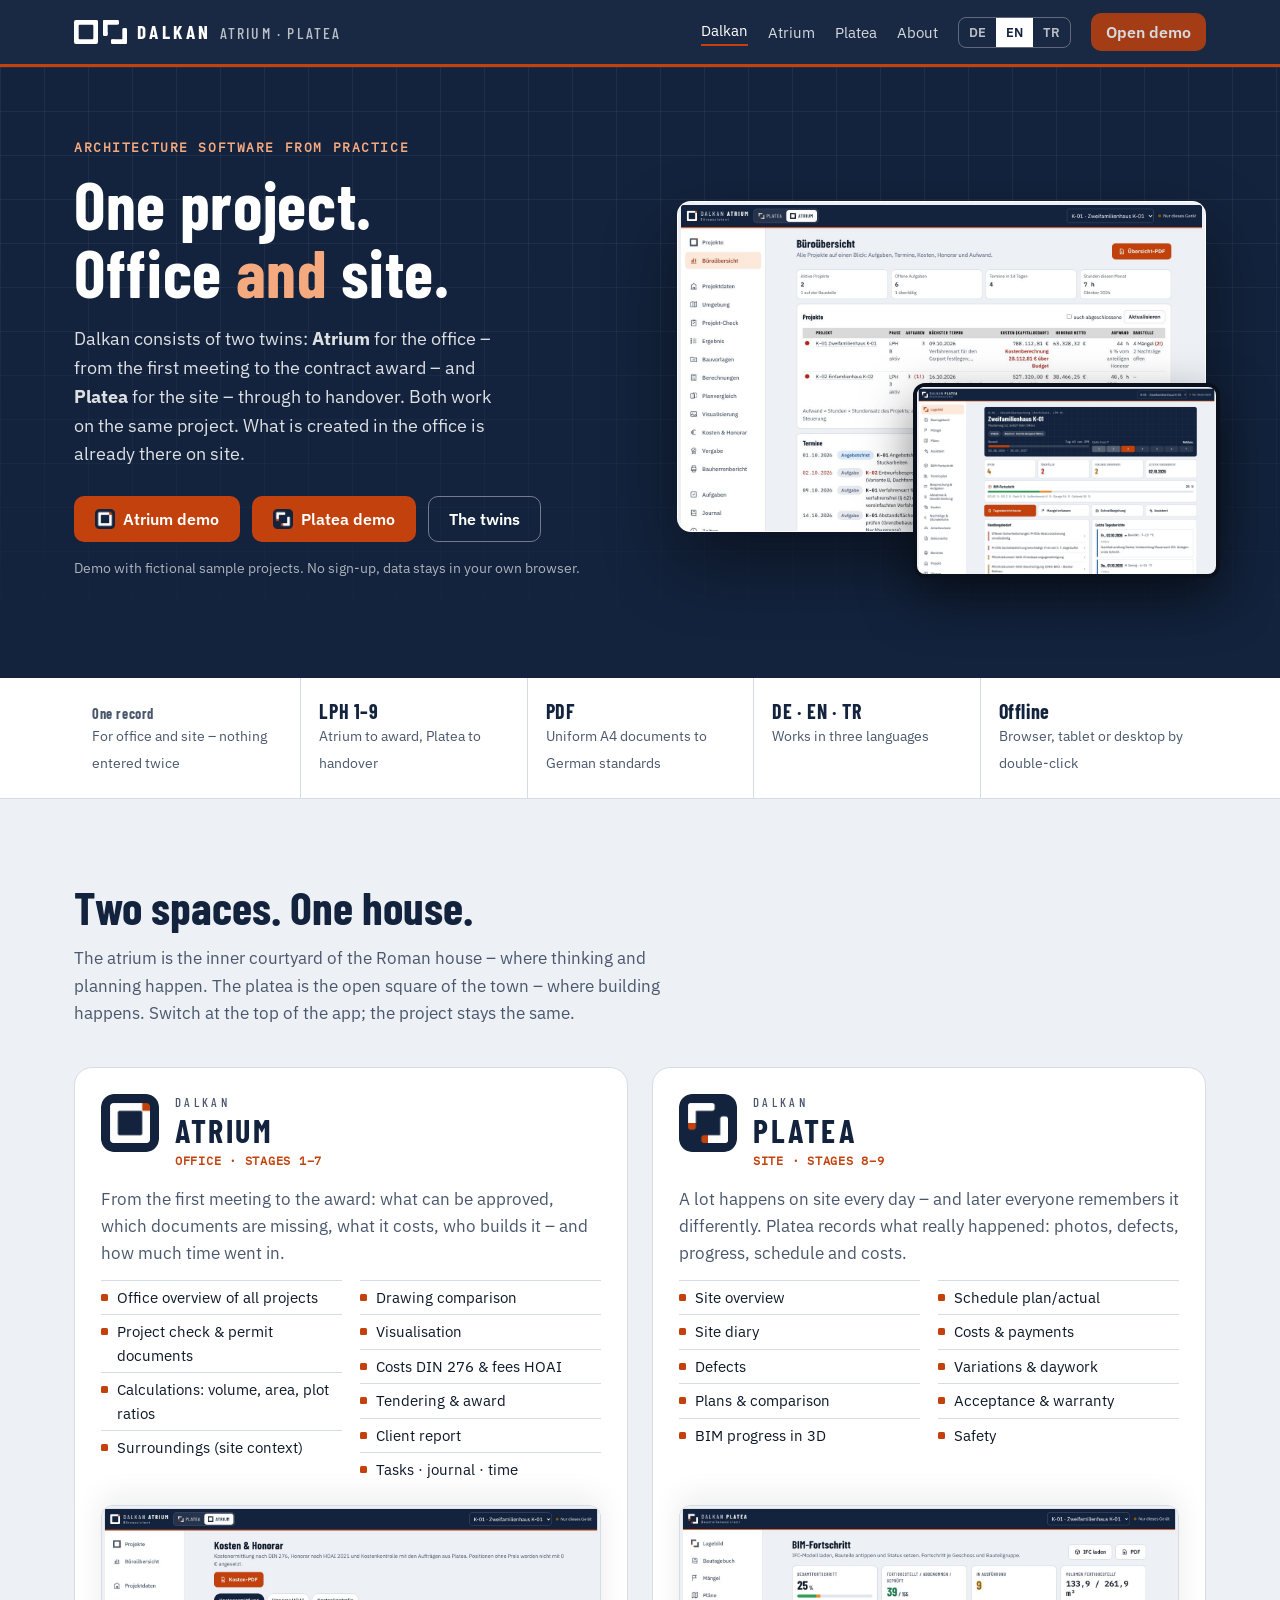
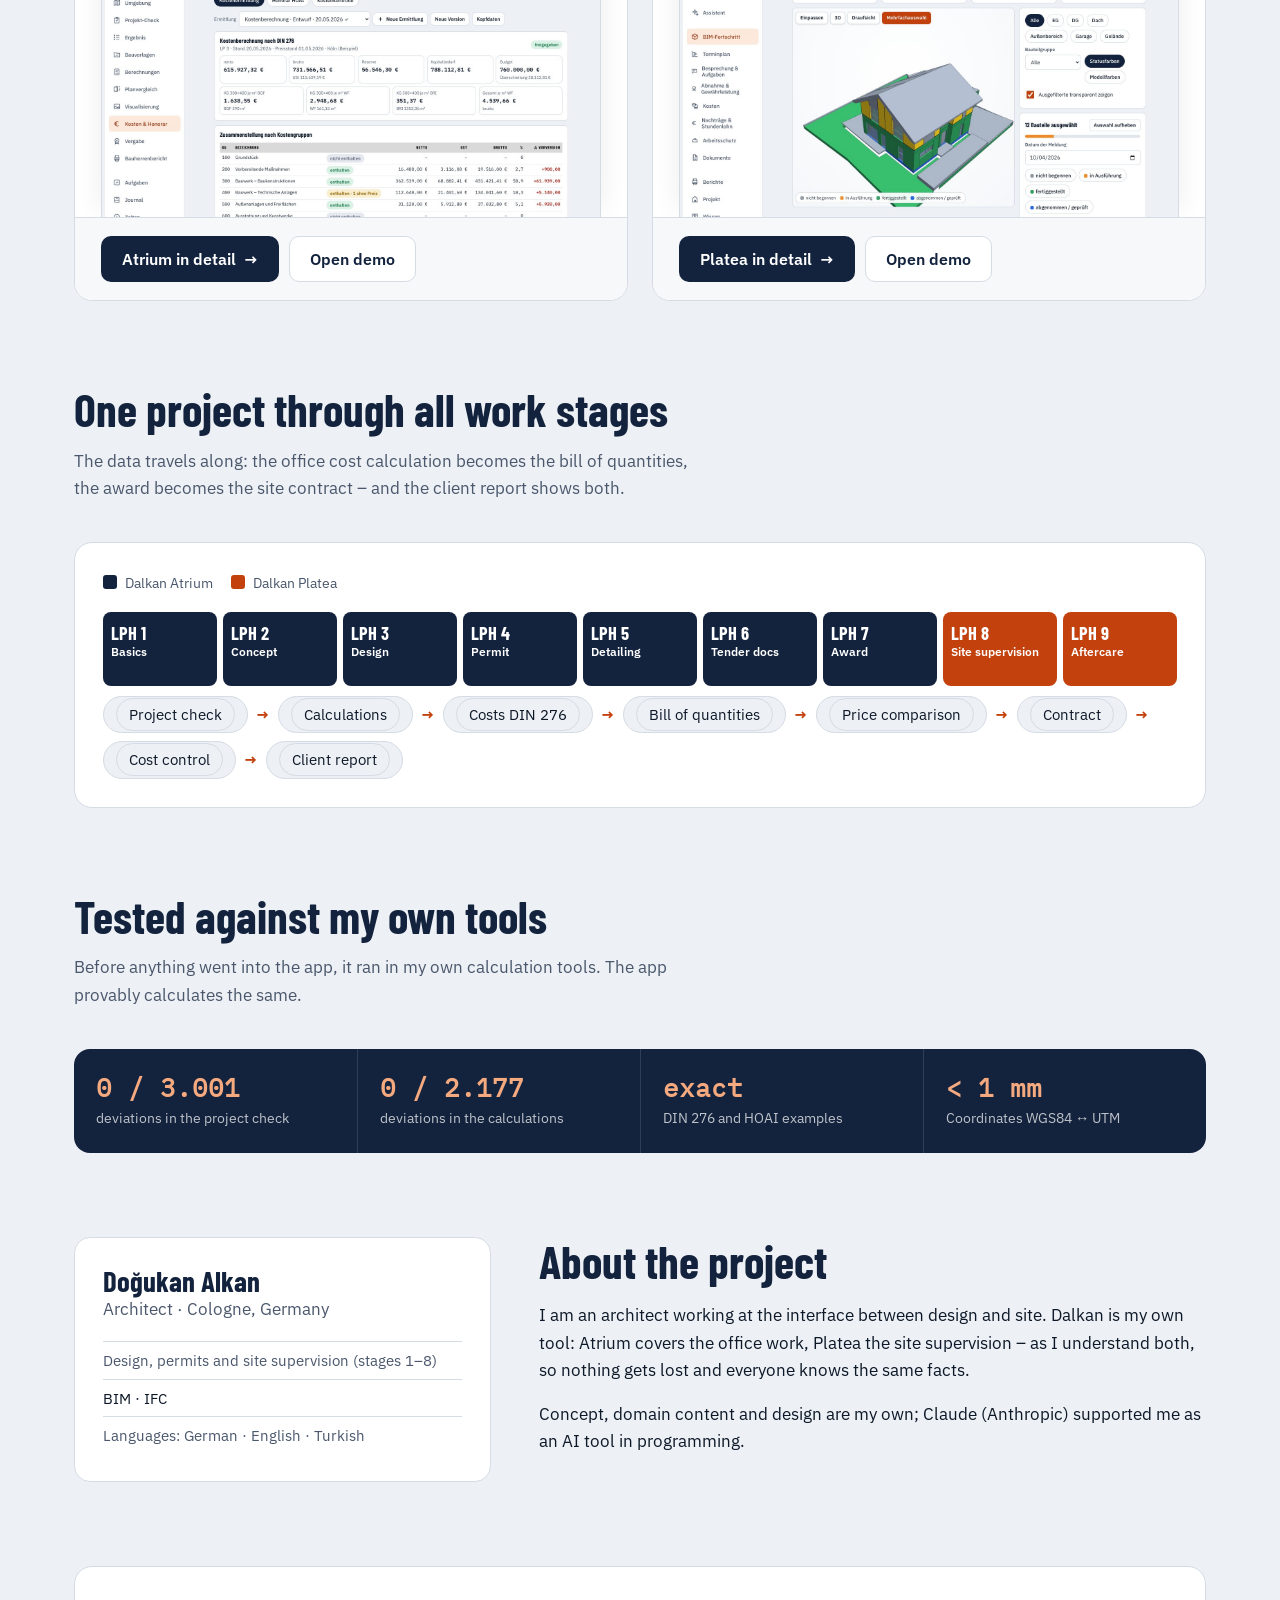
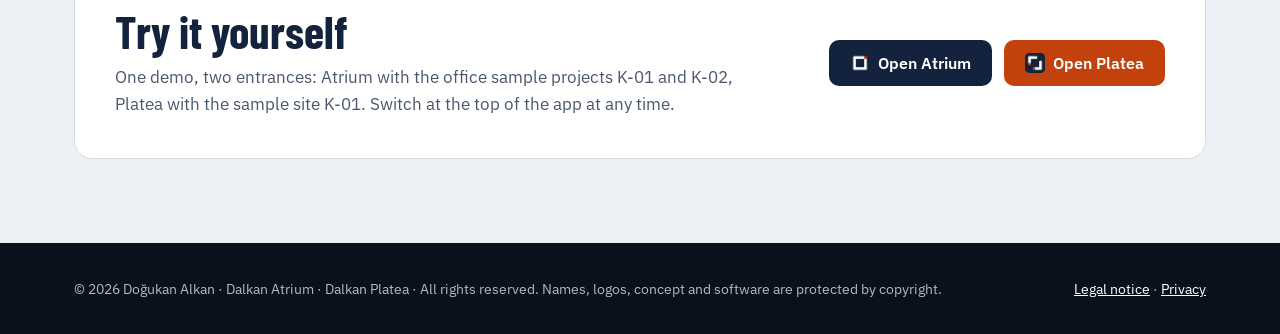
<file: index.html>
<!doctype html>
<html lang="de">
<head>
<meta charset="utf-8">
<meta name="viewport" content="width=device-width,initial-scale=1">
<title>Dalkan Atrium · Platea – Büro und Baustelle in einer App</title>
<meta name="description" content="Dalkan Atrium (Büro, LPH 1–7) und Dalkan Platea (Baustelle, LPH 8–9): ein Projekt, zwei Arbeitsplätze. Projekt-Check, Berechnungen, Kosten DIN 276, Vergabe, Bautagebuch, Mängel, BIM-Fortschritt. Live-Demo.">
<meta name="theme-color" content="#13233D">
<link rel="icon" href="img/platea_icon.svg" type="image/svg+xml">
<link rel="apple-touch-icon" href="img/platea_app_icon_180.png">
<meta property="og:title" content="Dalkan Atrium · Platea – Büro und Baustelle in einer App">
<meta property="og:description" content="Dalkan Atrium (Büro, LPH 1–7) und Dalkan Platea (Baustelle, LPH 8–9): ein Projekt, zwei Arbeitsplätze. Projekt-Check, Berechnungen, Kosten DIN 276, Vergabe, Bautagebuch, Mängel, BIM-Fortschritt. Live-Demo.">
<meta property="og:image" content="img/og_dalkan.jpg">
<link rel="stylesheet" href="style.css">
</head>
<body class="lang-de">
<header><div class="wrap">
  <a class="brand" href="index.html"><span class="ic"><img src="img/atrium.svg" alt=""><img src="img/platea.svg" alt=""></span><span class="wm">DALKAN<small>ATRIUM · PLATEA</small></span></a>
  <nav class="top"><a class="nl" href="index.html" aria-current=page><span data-l="de">Dalkan</span><span data-l="en">Dalkan</span><span data-l="tr">Dalkan</span></a><a class="nl" href="atrium.html" ><span data-l="de">Atrium</span><span data-l="en">Atrium</span><span data-l="tr">Atrium</span></a><a class="nl" href="platea.html" ><span data-l="de">Platea</span><span data-l="en">Platea</span><span data-l="tr">Platea</span></a><a class="nl" href="index.html#ueber"><span data-l="de">Über mich</span><span data-l="en">About</span><span data-l="tr">Hakkımda</span></a>
    <div class="lang" role="group" aria-label="Sprache"><button data-set="de" aria-pressed="true">DE</button><button data-set="en" aria-pressed="false">EN</button><button data-set="tr" aria-pressed="false">TR</button></div>
    <a class="btn primary" href="index.html#demo" style="padding:8px 14px;white-space:nowrap"><span data-l="de">Demo öffnen</span><span data-l="en">Open demo</span><span data-l="tr">Demoyu aç</span></a>
  </nav>
</div></header>

<section class="hero" id="top"><div class="wrap">
  <div>
    <div class="kicker"><span data-l="de">Architektur-Software aus der Praxis</span><span data-l="en">Architecture software from practice</span><span data-l="tr">Sahadan doğan mimarlık yazılımı</span></div>
    <h1><span data-l="de">Ein Projekt.<br>Büro <em>und</em> Baustelle.</span><span data-l="en">One project.<br>Office <em>and</em> site.</span><span data-l="tr">Tek proje.<br>Ofis <em>ve</em> şantiye.</span></h1>
    <p class="lead"><span data-l="de">Dalkan besteht aus zwei Zwillingen: <b>Atrium</b> für das Büro – vom ersten Gespräch bis zur Vergabe – und <b>Platea</b> für die Baustelle – bis zur Abnahme. Beide arbeiten mit demselben Projekt. Was im Büro entsteht, ist auf der Baustelle schon da.</span><span data-l="en">Dalkan consists of two twins: <b>Atrium</b> for the office – from the first meeting to the contract award – and <b>Platea</b> for the site – through to handover. Both work on the same project. What is created in the office is already there on site.</span><span data-l="tr">Dalkan iki ikizden oluşur: ofis için <b>Atrium</b> – ilk görüşmeden ihaleye kadar – ve şantiye için <b>Platea</b> – teslime kadar. İkisi de aynı proje üzerinde çalışır. Ofiste üretilen her şey şantiyede zaten hazırdır.</span></p>
    <div class="cta"><a class="btn primary" href="app/?face=atrium"><img src="img/atrium_app_icon_180.png" alt=""><span data-l="de">Demo Atrium</span><span data-l="en">Atrium demo</span><span data-l="tr">Atrium demosu</span></a><a class="btn primary" href="app/?face=platea"><img src="img/platea_app_icon_180.png" alt=""><span data-l="de">Demo Platea</span><span data-l="en">Platea demo</span><span data-l="tr">Platea demosu</span></a><a class="btn ghost" href="#zwillinge"><span data-l="de">Die Zwillinge</span><span data-l="en">The twins</span><span data-l="tr">İkizler</span></a></div>
    <p class="note"><span data-l="de">Demo mit fiktiven Musterprojekten. Keine Anmeldung, Daten bleiben im eigenen Browser.</span><span data-l="en">Demo with fictional sample projects. No sign-up, data stays in your own browser.</span><span data-l="tr">Kurgusal örnek projelerle demo. Üyelik yok, veriler kendi tarayıcınızda kalır.</span></p>
  </div>
  <div class="shots"><div class="frame"><img src="img/a_dash.jpg" alt="" width="1440" height="900"></div><div class="front"><img src="img/lage.jpg" alt="" width="1440" height="900"></div></div>
</div></section>

<div class="facts"><div class="wrap">
  <div class="fact"><b><span data-l="de">Ein Datensatz</span><span data-l="en">One record</span><span data-l="tr">Tek kayıt</span></b><span><span data-l="de">Für Büro und Baustelle – nichts doppelt eingeben</span><span data-l="en">For office and site – nothing entered twice</span><span data-l="tr">Ofis ve şantiye için – hiçbir şey iki kez girilmez</span></span></div>
  <div class="fact"><b>LPH 1–9</b><span><span data-l="de">Atrium bis zur Vergabe, Platea bis zur Abnahme</span><span data-l="en">Atrium to award, Platea to handover</span><span data-l="tr">Atrium ihaleye, Platea teslime kadar</span></span></div>
  <div class="fact"><b>PDF</b><span><span data-l="de">Einheitliche A4-Unterlagen nach deutschem Standard</span><span data-l="en">Uniform A4 documents to German standards</span><span data-l="tr">Alman standardında tek tip A4 belgeler</span></span></div>
  <div class="fact"><b>DE · EN · TR</b><span><span data-l="de">Bedienung in drei Sprachen</span><span data-l="en">Works in three languages</span><span data-l="tr">Üç dilde kullanım</span></span></div>
  <div class="fact"><b>Offline</b><span><span data-l="de">Browser, Tablet oder Desktop per Doppelklick</span><span data-l="en">Browser, tablet or desktop by double-click</span><span data-l="tr">Tarayıcı, tablet ya da çift tıkla masaüstü</span></span></div>
</div></div>

<section class="s" id="zwillinge"><div class="wrap">
  <h2><span data-l="de">Zwei Räume. Ein Haus.</span><span data-l="en">Two spaces. One house.</span><span data-l="tr">İki mekân. Tek ev.</span></h2>
  <p class="sub"><span data-l="de">Das Atrium ist der Innenhof des römischen Hauses – dort wird gedacht und geplant. Die Platea ist der offene Platz der Stadt – dort wird gebaut. Oben in der App wird umgeschaltet; das Projekt bleibt dasselbe.</span><span data-l="en">The atrium is the inner courtyard of the Roman house – where thinking and planning happen. The platea is the open square of the town – where building happens. Switch at the top of the app; the project stays the same.</span><span data-l="tr">Atrium, Roma evinin iç avlusudur – orada düşünülür ve planlanır. Platea, kentin açık meydanıdır – orada inşa edilir. Uygulamanın üstünden geçiş yapılır; proje aynı kalır.</span></p>
  <div class="twins">
    <article class="twin"><div class="top"><img src="img/atrium_app_icon_512.png" alt=""><div><h3><small>DALKAN</small>ATRIUM</h3><div class="role"><span data-l="de">BÜRO · LPH 1–7</span><span data-l="en">OFFICE · STAGES 1–7</span><span data-l="tr">OFİS · LPH 1–7</span></div></div></div>
      <p><span data-l="de">Vom ersten Gespräch bis zur Vergabe: Was ist genehmigungsfähig, welche Unterlagen fehlen, was kostet es, wer baut es – und wie viel Zeit steckt drin.</span><span data-l="en">From the first meeting to the award: what can be approved, which documents are missing, what it costs, who builds it – and how much time went in.</span><span data-l="tr">İlk görüşmeden ihaleye: Proje ruhsat alabilir mi, hangi belgeler eksik, maliyeti ne, kim yapacak – ve ne kadar zaman harcandı.</span></p>
      <ul><li><span data-l="de">Büroübersicht aller Projekte</span><span data-l="en">Office overview of all projects</span><span data-l="tr">Tüm projelerin ofis özeti</span></li><li><span data-l="de">Projekt-Check & Bauvorlagen</span><span data-l="en">Project check & permit documents</span><span data-l="tr">Proje kontrolü & ruhsat belgeleri</span></li><li><span data-l="de">Berechnungen BRI · WF · GRZ/GFZ</span><span data-l="en">Calculations: volume, area, plot ratios</span><span data-l="tr">Hesaplar: BRI · konut alanı · GRZ/GFZ</span></li><li><span data-l="de">Umgebung (Lageplan-Grundlage)</span><span data-l="en">Surroundings (site context)</span><span data-l="tr">Çevre (vaziyet planı altlığı)</span></li><li><span data-l="de">Planvergleich</span><span data-l="en">Drawing comparison</span><span data-l="tr">Plan karşılaştırma</span></li><li><span data-l="de">Visualisierung</span><span data-l="en">Visualisation</span><span data-l="tr">Görselleştirme</span></li><li><span data-l="de">Kosten DIN 276 & Honorar HOAI</span><span data-l="en">Costs DIN 276 & fees HOAI</span><span data-l="tr">DIN 276 maliyet & HOAI ücret</span></li><li><span data-l="de">Ausschreibung & Vergabe</span><span data-l="en">Tendering & award</span><span data-l="tr">İhale hazırlığı & ihale</span></li><li><span data-l="de">Bauherrenbericht</span><span data-l="en">Client report</span><span data-l="tr">İşveren raporu</span></li><li><span data-l="de">Aufgaben · Journal · Zeiten</span><span data-l="en">Tasks · journal · time</span><span data-l="tr">Görevler · Journal · Zaman</span></li></ul>
      <div class="shot"><img src="img/a_kost.jpg" alt="" loading="lazy" width="1440" height="900"></div>
      <div class="act"><a class="btn navy" href="atrium.html"><span data-l="de">Atrium im Detail</span><span data-l="en">Atrium in detail</span><span data-l="tr">Atrium ayrıntılı</span> →</a><a class="btn line" href="app/?face=atrium"><span data-l="de">Demo öffnen</span><span data-l="en">Open demo</span><span data-l="tr">Demoyu aç</span></a></div></article>
    <article class="twin"><div class="top"><img src="img/platea_app_icon_512.png" alt=""><div><h3><small>DALKAN</small>PLATEA</h3><div class="role"><span data-l="de">BAUSTELLE · LPH 8–9</span><span data-l="en">SITE · STAGES 8–9</span><span data-l="tr">ŞANTİYE · LPH 8–9</span></div></div></div>
      <p><span data-l="de">Auf der Baustelle passiert jeden Tag viel – und später erinnert sich jeder anders. Platea hält fest, was wirklich war: Fotos, Mängel, Fortschritt, Termine und Kosten.</span><span data-l="en">A lot happens on site every day – and later everyone remembers it differently. Platea records what really happened: photos, defects, progress, schedule and costs.</span><span data-l="tr">Şantiyede her gün çok şey olur – sonra herkes farklı hatırlar. Platea gerçekte ne olduğunu kaydeder: fotoğraflar, kusurlar, ilerleme, süreler ve maliyetler.</span></p>
      <ul><li><span data-l="de">Lagebild</span><span data-l="en">Site overview</span><span data-l="tr">Durum özeti</span></li><li><span data-l="de">Bautagebuch</span><span data-l="en">Site diary</span><span data-l="tr">Şantiye günlüğü</span></li><li><span data-l="de">Mängel</span><span data-l="en">Defects</span><span data-l="tr">Kusurlar</span></li><li><span data-l="de">Pläne & Planvergleich</span><span data-l="en">Plans & comparison</span><span data-l="tr">Planlar & karşılaştırma</span></li><li><span data-l="de">BIM-Fortschritt in 3D</span><span data-l="en">BIM progress in 3D</span><span data-l="tr">3D BIM ilerlemesi</span></li><li><span data-l="de">Terminplan Soll/Ist</span><span data-l="en">Schedule plan/actual</span><span data-l="tr">İş programı plan/gerçek</span></li><li><span data-l="de">Kosten & Abschläge</span><span data-l="en">Costs & payments</span><span data-l="tr">Maliyet & hakedişler</span></li><li><span data-l="de">Nachträge & Stundenlohn</span><span data-l="en">Variations & daywork</span><span data-l="tr">Ek işler & saatlik işler</span></li><li><span data-l="de">Abnahme & Gewährleistung</span><span data-l="en">Acceptance & warranty</span><span data-l="tr">Teslim & ayıp süresi</span></li><li><span data-l="de">Arbeitsschutz</span><span data-l="en">Safety</span><span data-l="tr">İş güvenliği</span></li></ul>
      <div class="shot"><img src="img/bim.jpg" alt="" loading="lazy" width="1440" height="900"></div>
      <div class="act"><a class="btn navy" href="platea.html"><span data-l="de">Platea im Detail</span><span data-l="en">Platea in detail</span><span data-l="tr">Platea ayrıntılı</span> →</a><a class="btn line" href="app/?face=platea"><span data-l="de">Demo öffnen</span><span data-l="en">Open demo</span><span data-l="tr">Demoyu aç</span></a></div></article>
  </div>
</div></section>

<section class="s" style="padding-top:0"><div class="wrap">
  <h2><span data-l="de">Ein Projekt durch alle Leistungsphasen</span><span data-l="en">One project through all work stages</span><span data-l="tr">Tüm hizmet aşamalarında tek proje</span></h2>
  <p class="sub"><span data-l="de">Die Daten wandern mit: Die Kostenberechnung aus dem Büro wird zum Leistungsverzeichnis, die Vergabe zum Auftrag auf der Baustelle – und der Bauherrenbericht zeigt beides.</span><span data-l="en">The data travels along: the office cost calculation becomes the bill of quantities, the award becomes the site contract – and the client report shows both.</span><span data-l="tr">Veriler birlikte ilerler: Ofisteki maliyet hesabı keşfe (LV), ihale şantiyedeki sözleşmeye dönüşür – işveren raporu ikisini de gösterir.</span></p>
  <div class="flow">
    <div class="lph-legend"><span><i style="background:var(--navy)"></i>Dalkan Atrium</span><span><i style="background:var(--accent)"></i>Dalkan Platea</span></div>
    <div class="lph"><div class="a"><b>LPH 1</b><span data-l="de">Grundlagen</span><span data-l="en">Basics</span><span data-l="tr">Temeller</span></div><div class="a"><b>LPH 2</b><span data-l="de">Vorplanung</span><span data-l="en">Concept</span><span data-l="tr">Ön tasarım</span></div><div class="a"><b>LPH 3</b><span data-l="de">Entwurf</span><span data-l="en">Design</span><span data-l="tr">Tasarım</span></div><div class="a"><b>LPH 4</b><span data-l="de">Genehmigung</span><span data-l="en">Permit</span><span data-l="tr">Ruhsat</span></div><div class="a"><b>LPH 5</b><span data-l="de">Ausführung</span><span data-l="en">Detailing</span><span data-l="tr">Uygulama</span></div><div class="a"><b>LPH 6</b><span data-l="de">Vergabe vorb.</span><span data-l="en">Tender docs</span><span data-l="tr">İhale hazırlığı</span></div><div class="a"><b>LPH 7</b><span data-l="de">Vergabe</span><span data-l="en">Award</span><span data-l="tr">İhale</span></div><div class="p"><b>LPH 8</b><span data-l="de">Objekt­überwachung</span><span data-l="en">Site supervision</span><span data-l="tr">Yapı denetimi</span></div><div class="p"><b>LPH 9</b><span data-l="de">Objekt­betreuung</span><span data-l="en">Aftercare</span><span data-l="tr">Yapım sonrası</span></div></div>
    <div class="chain"><span><span data-l="de">Projekt-Check</span><span data-l="en">Project check</span><span data-l="tr">Proje kontrolü</span></span><em>→</em><span><span data-l="de">Berechnungen</span><span data-l="en">Calculations</span><span data-l="tr">Hesaplar</span></span><em>→</em><span><span data-l="de">Kosten DIN 276</span><span data-l="en">Costs DIN 276</span><span data-l="tr">DIN 276 maliyet</span></span><em>→</em><span><span data-l="de">Leistungsverzeichnis</span><span data-l="en">Bill of quantities</span><span data-l="tr">Keşif (LV)</span></span><em>→</em><span><span data-l="de">Preisspiegel</span><span data-l="en">Price comparison</span><span data-l="tr">Fiyat karşılaştırması</span></span><em>→</em><span><span data-l="de">Auftrag</span><span data-l="en">Contract</span><span data-l="tr">Sözleşme</span></span><em>→</em><span><span data-l="de">Kostenkontrolle</span><span data-l="en">Cost control</span><span data-l="tr">Maliyet kontrolü</span></span><em>→</em><span><span data-l="de">Bauherrenbericht</span><span data-l="en">Client report</span><span data-l="tr">İşveren raporu</span></span></div>
  </div>
</div></section>

<section class="s" style="padding-top:0"><div class="wrap">
  <h2><span data-l="de">Geprüft gegen die eigenen Werkzeuge</span><span data-l="en">Tested against my own tools</span><span data-l="tr">Kendi araçlarıma karşı test edildi</span></h2>
  <p class="sub"><span data-l="de">Bevor etwas in die App kam, lief es in eigenen Rechenwerkzeugen. Die App rechnet nachweislich gleich.</span><span data-l="en">Before anything went into the app, it ran in my own calculation tools. The app provably calculates the same.</span><span data-l="tr">Uygulamaya giren her şey önce kendi hesap araçlarımda çalıştı. Uygulama kanıtlanmış şekilde aynı sonucu veriyor.</span></p>
  <div class="proof"><div><b>0 / 3.001</b><span><span data-l="de">Abweichungen im Projekt-Check</span><span data-l="en">deviations in the project check</span><span data-l="tr">Proje kontrolünde sapma</span></span></div><div><b>0 / 2.177</b><span><span data-l="de">Abweichungen in den Berechnungen</span><span data-l="en">deviations in the calculations</span><span data-l="tr">Hesaplarda sapma</span></span></div><div><b><span data-l="de">exakt</span><span data-l="en">exact</span><span data-l="tr">birebir</span></b><span><span data-l="de">DIN-276- und HOAI-Beispiele</span><span data-l="en">DIN 276 and HOAI examples</span><span data-l="tr">DIN 276 ve HOAI örnekleri</span></span></div><div><b>&lt; 1 mm</b><span><span data-l="de">Koordinaten WGS84 ↔ UTM</span><span data-l="en">Coordinates WGS84 ↔ UTM</span><span data-l="tr">WGS84 ↔ UTM koordinatları</span></span></div></div>
</div></section>

<section class="s" id="ueber" style="padding-top:0"><div class="wrap about">
  <div class="who"><b>Doğukan Alkan</b><span data-l="de">Architekt · Köln</span><span data-l="en">Architect · Cologne, Germany</span><span data-l="tr">Mimar · Köln</span>
    <ul><li><span data-l="de">Entwurf, Genehmigung und Bauleitung (LPH 1–8)</span><span data-l="en">Design, permits and site supervision (stages 1–8)</span><span data-l="tr">Tasarım, ruhsat ve şantiye şefliği (LPH 1–8)</span></li><li>BIM · IFC</li><li><span data-l="de">Sprachen: Deutsch · Englisch · Türkisch</span><span data-l="en">Languages: German · English · Turkish</span><span data-l="tr">Diller: Almanca · İngilizce · Türkçe</span></li></ul></div>
  <div><h2><span data-l="de">Über das Projekt</span><span data-l="en">About the project</span><span data-l="tr">Proje hakkında</span></h2>
    <p><span data-l="de">Ich bin Architekt und arbeite an der Schnittstelle zwischen Planung und Baustelle. Dalkan ist mein eigenes Werkzeug: Atrium bildet die Büroarbeit ab, Platea die Bauleitung – so, wie ich beides verstehe, damit nichts verloren geht und jeder denselben Stand kennt.</span><span data-l="en">I am an architect working at the interface between design and site. Dalkan is my own tool: Atrium covers the office work, Platea the site supervision – as I understand both, so nothing gets lost and everyone knows the same facts.</span><span data-l="tr">Mimarım ve tasarım ile şantiyenin kesiştiği yerde çalışıyorum. Dalkan benim kendi aracım: Atrium ofis işini, Platea şantiye yönetimini benim anladığım şekilde karşılıyor – hiçbir şey kaybolmasın ve herkes aynı bilgiyi bilsin diye.</span></p>
    <p><span data-l="de">Konzept, Fachinhalte und Gestaltung stammen von mir; bei der Programmierung hat mich Claude (Anthropic) als KI-Werkzeug unterstützt.</span><span data-l="en">Concept, domain content and design are my own; Claude (Anthropic) supported me as an AI tool in programming.</span><span data-l="tr">Konsept, mesleki içerik ve tasarım bana ait; programlamada Claude (Anthropic) bir yapay zekâ aracı olarak bana destek oldu.</span></p></div>
</div></section>

<section class="s" id="demo" style="padding-top:0"><div class="wrap"><div class="demo-box">
  <div><h2><span data-l="de">Selbst ausprobieren</span><span data-l="en">Try it yourself</span><span data-l="tr">Kendiniz deneyin</span></h2><p class="sub" style="margin:8px 0 0"><span data-l="de">Eine Demo, zwei Eingänge: Atrium mit den Büro-Musterprojekten K-01 und K-02, Platea mit der Musterbaustelle K-01. Oben in der App jederzeit umschalten.</span><span data-l="en">One demo, two entrances: Atrium with the office sample projects K-01 and K-02, Platea with the sample site K-01. Switch at the top of the app at any time.</span><span data-l="tr">Tek demo, iki giriş: Atrium'da K-01 ve K-02 ofis örnek projeleri, Platea'da K-01 örnek şantiyesi. Uygulamanın üstünden istediğiniz an geçiş yapabilirsiniz.</span></p></div>
  <div class="cta"><a class="btn navy" href="app/?face=atrium"><img src="img/atrium_app_icon_180.png" alt=""><span data-l="de">Atrium öffnen</span><span data-l="en">Open Atrium</span><span data-l="tr">Atrium'u aç</span></a><a class="btn primary" href="app/?face=platea"><img src="img/platea_app_icon_180.png" alt=""><span data-l="de">Platea öffnen</span><span data-l="en">Open Platea</span><span data-l="tr">Platea'yı aç</span></a></div>
</div></div></section>

<footer><div class="wrap"><span>© 2026 Doğukan Alkan · Dalkan Atrium · Dalkan Platea · <span data-l="de">Alle Rechte vorbehalten. Namen, Logos, Konzept und Software sind urheberrechtlich geschützt.</span><span data-l="en">All rights reserved. Names, logos, concept and software are protected by copyright.</span><span data-l="tr">Tüm hakları saklıdır. Adlar, logolar, konsept ve yazılım telif hakkıyla korunmaktadır.</span></span><span><a href="impressum.html"><span data-l="de">Impressum</span><span data-l="en">Legal notice</span><span data-l="tr">Künye (Impressum)</span></a> · <a href="datenschutz.html"><span data-l="de">Datenschutz</span><span data-l="en">Privacy</span><span data-l="tr">Gizlilik</span></a></span></div></footer>
<script>
(function(){var b=document.body,set=function(l){b.className='lang-'+l;document.documentElement.lang=l;document.querySelectorAll('.lang button').forEach(function(x){x.setAttribute('aria-pressed',x.dataset.set===l)});try{localStorage.setItem('dp.lang',l)}catch(e){}};
var l=null;try{l=localStorage.getItem('dp.lang')}catch(e){}if(!l){var n=(navigator.language||'').slice(0,2);l=n==='en'||n==='tr'?n:'de'}set(['de','en','tr'].indexOf(l)>=0?l:'de');
document.querySelectorAll('.lang button').forEach(function(x){x.addEventListener('click',function(){set(x.dataset.set)})})})();
</script>
</body>
</html>
</file>
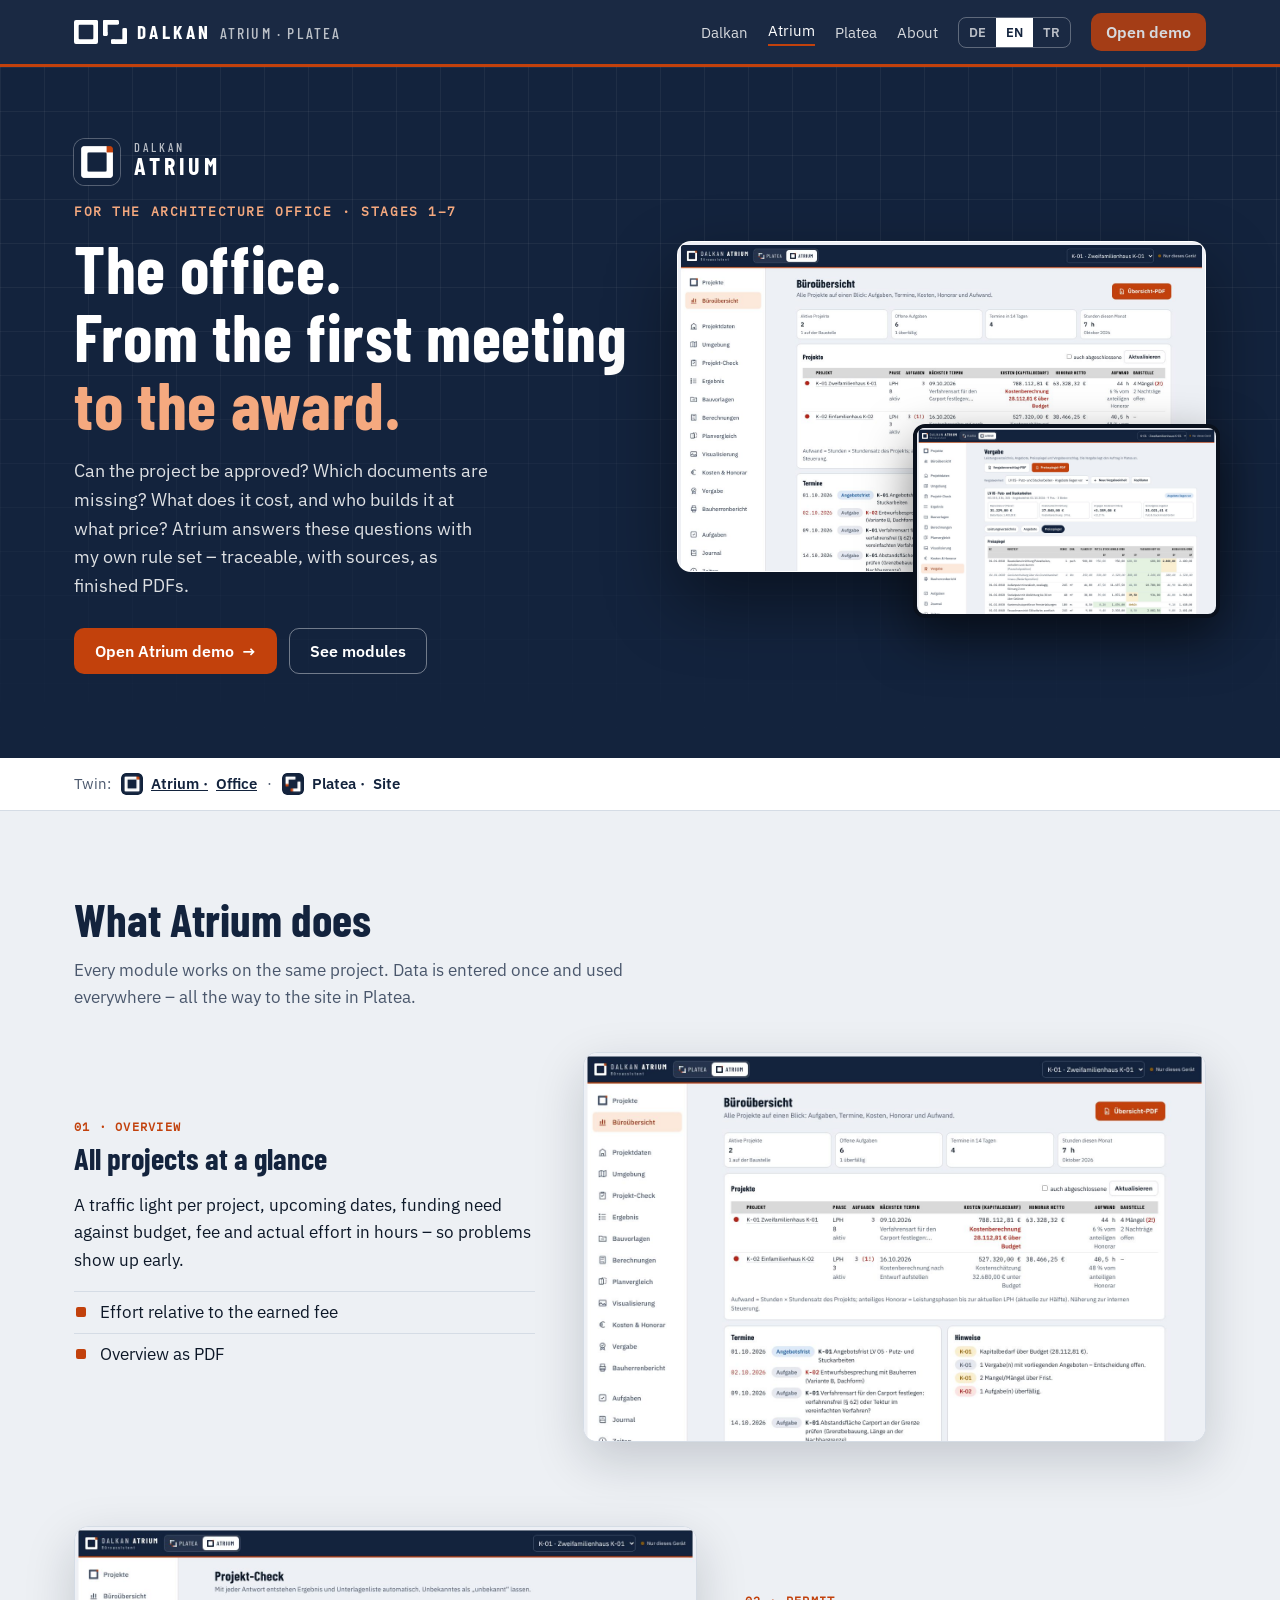
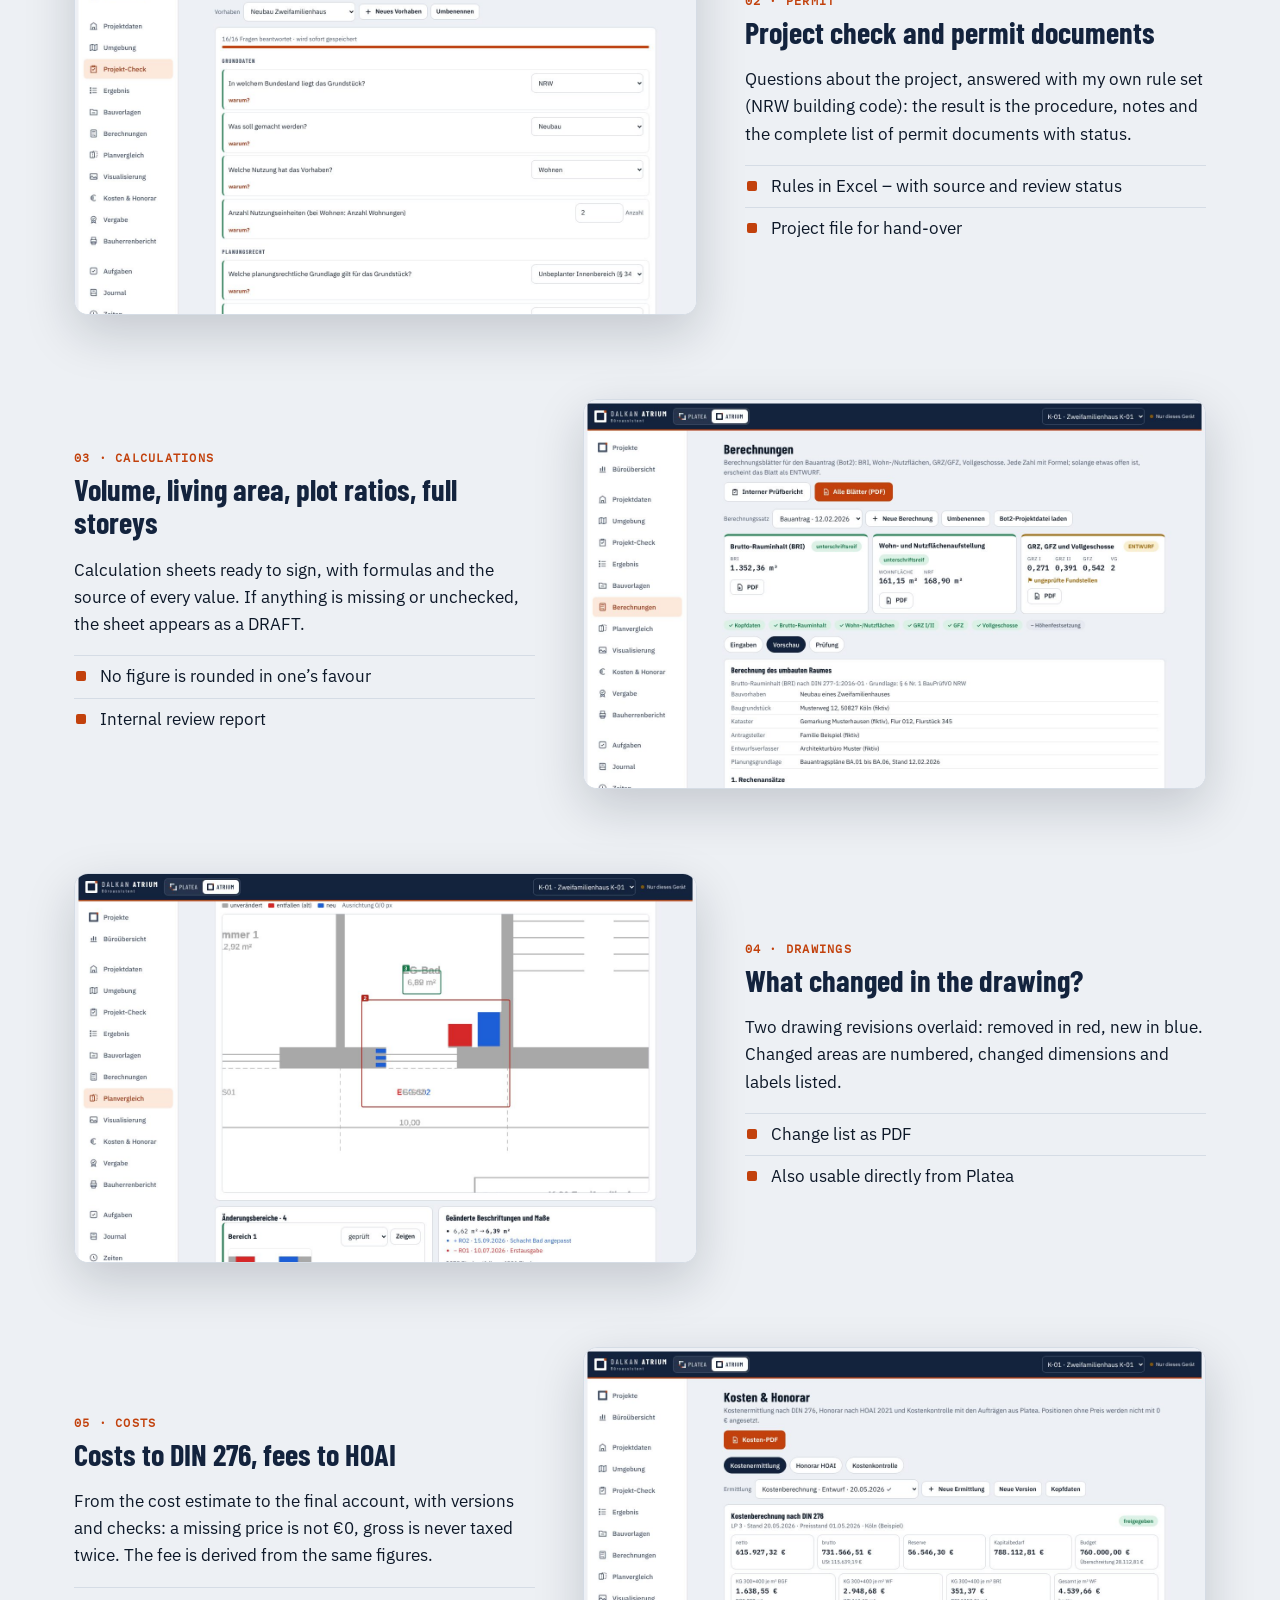
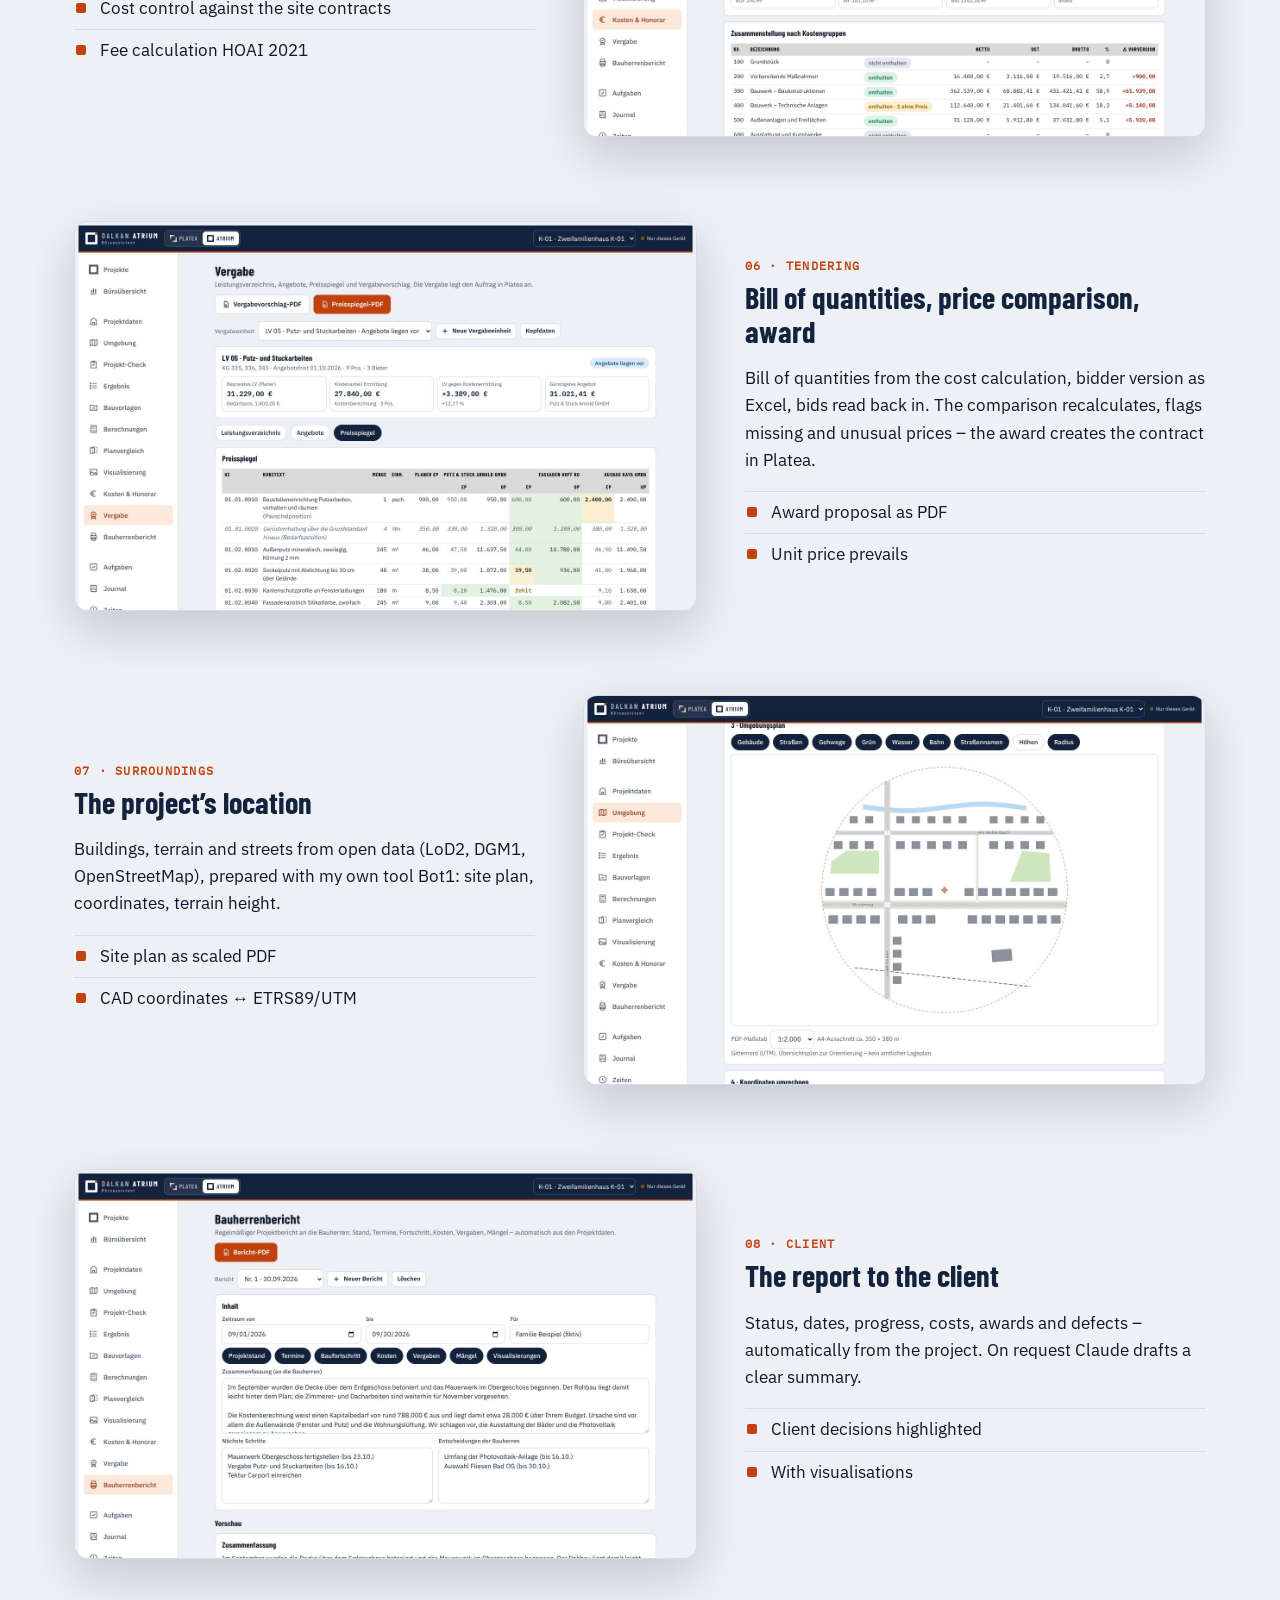
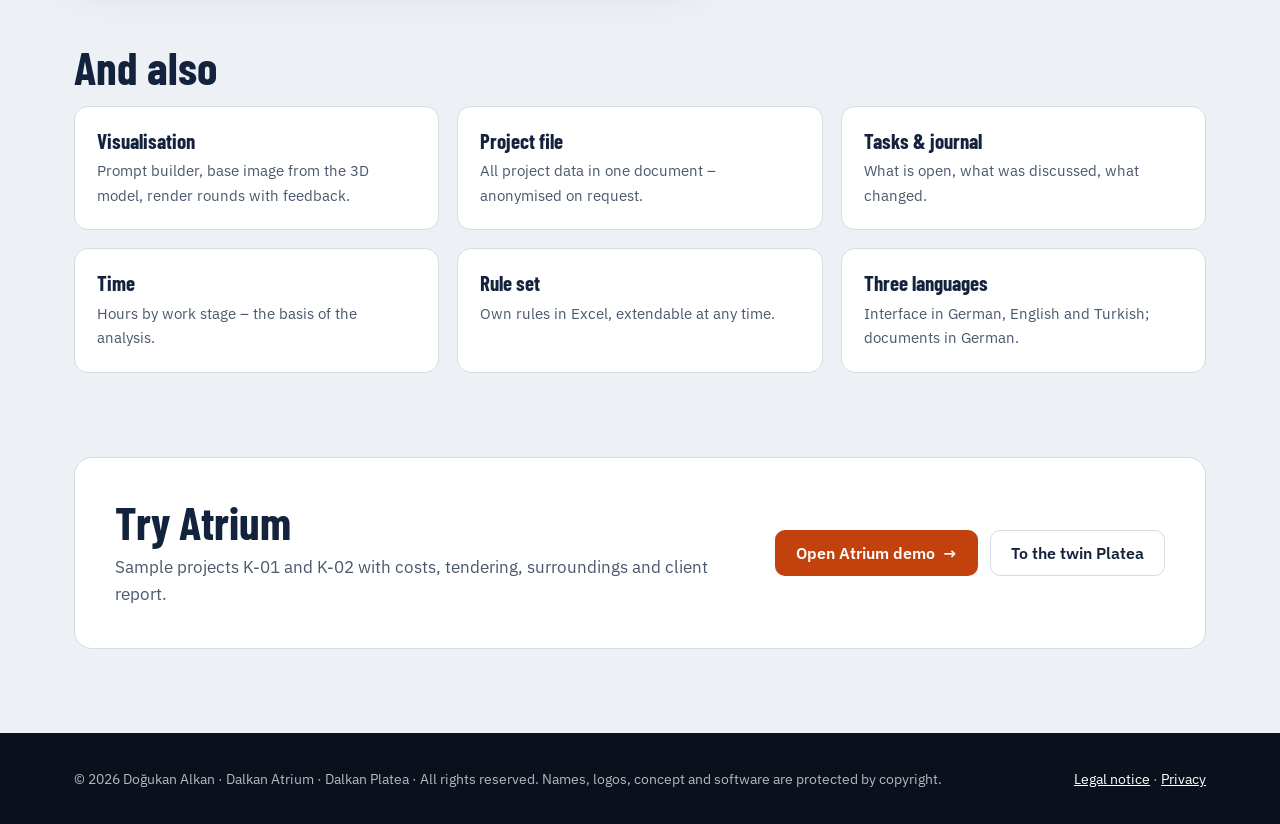
<file: atrium.html>
<!doctype html>
<html lang="de">
<head>
<meta charset="utf-8">
<meta name="viewport" content="width=device-width,initial-scale=1">
<title>Dalkan Atrium – das Büro, vom ersten Gespräch bis zur Vergabe</title>
<meta name="description" content="Dalkan Atrium: Projekt-Check und Bauvorlagen, Berechnungen, Planvergleich, Kosten nach DIN 276, Honorar nach HOAI, Ausschreibung und Vergabe, Umgebung, Bauherrenbericht. Live-Demo.">
<meta name="theme-color" content="#13233D">
<link rel="icon" href="img/atrium.svg" type="image/svg+xml">
<link rel="apple-touch-icon" href="img/platea_app_icon_180.png">
<meta property="og:title" content="Dalkan Atrium – das Büro, vom ersten Gespräch bis zur Vergabe">
<meta property="og:description" content="Dalkan Atrium: Projekt-Check und Bauvorlagen, Berechnungen, Planvergleich, Kosten nach DIN 276, Honorar nach HOAI, Ausschreibung und Vergabe, Umgebung, Bauherrenbericht. Live-Demo.">
<meta property="og:image" content="img/og_dalkan.jpg">
<link rel="stylesheet" href="style.css">
</head>
<body class="lang-de">
<header><div class="wrap">
  <a class="brand" href="index.html"><span class="ic"><img src="img/atrium.svg" alt=""><img src="img/platea.svg" alt=""></span><span class="wm">DALKAN<small>ATRIUM · PLATEA</small></span></a>
  <nav class="top"><a class="nl" href="index.html" ><span data-l="de">Dalkan</span><span data-l="en">Dalkan</span><span data-l="tr">Dalkan</span></a><a class="nl" href="atrium.html" aria-current=page><span data-l="de">Atrium</span><span data-l="en">Atrium</span><span data-l="tr">Atrium</span></a><a class="nl" href="platea.html" ><span data-l="de">Platea</span><span data-l="en">Platea</span><span data-l="tr">Platea</span></a><a class="nl" href="index.html#ueber"><span data-l="de">Über mich</span><span data-l="en">About</span><span data-l="tr">Hakkımda</span></a>
    <div class="lang" role="group" aria-label="Sprache"><button data-set="de" aria-pressed="true">DE</button><button data-set="en" aria-pressed="false">EN</button><button data-set="tr" aria-pressed="false">TR</button></div>
    <a class="btn primary" href="index.html#demo" style="padding:8px 14px;white-space:nowrap"><span data-l="de">Demo öffnen</span><span data-l="en">Open demo</span><span data-l="tr">Demoyu aç</span></a>
  </nav>
</div></header>

<section class="hero"><div class="wrap">
  <div>
    <div class="mark"><img src="img/atrium_app_icon_512.png" alt=""><div><small>DALKAN</small><b>ATRIUM</b></div></div>
    <div class="kicker" style="margin-top:18px"><span data-l="de">Für das Architekturbüro · LPH 1–7</span><span data-l="en">For the architecture office · stages 1–7</span><span data-l="tr">Mimarlık ofisi için · LPH 1–7</span></div>
    <h1><span data-l="de">Das Büro.<br>Vom ersten Gespräch <em>bis zur Vergabe.</em></span><span data-l="en">The office.<br>From the first meeting <em>to the award.</em></span><span data-l="tr">Ofis.<br>İlk görüşmeden <em>ihaleye kadar.</em></span></h1>
    <p class="lead"><span data-l="de">Ist das Vorhaben genehmigungsfähig? Welche Unterlagen fehlen? Was kostet es, und wer baut es zu welchem Preis? Atrium beantwortet diese Fragen mit dem eigenen Regelwerk – nachvollziehbar, mit Quelle und als fertiges PDF.</span><span data-l="en">Can the project be approved? Which documents are missing? What does it cost, and who builds it at what price? Atrium answers these questions with my own rule set – traceable, with sources, as finished PDFs.</span><span data-l="tr">Proje ruhsat alabilir mi? Hangi belgeler eksik? Maliyeti ne ve kim hangi fiyata yapar? Atrium bu soruları kendi kural setimle yanıtlar – izlenebilir, kaynaklı ve hazır PDF olarak.</span></p>
    <div class="cta"><a class="btn primary" href="app/?face=atrium"><span data-l="de">Atrium-Demo öffnen</span><span data-l="en">Open Atrium demo</span><span data-l="tr">Atrium demosunu aç</span> →</a><a class="btn ghost" href="#module"><span data-l="de">Module ansehen</span><span data-l="en">See modules</span><span data-l="tr">Modüllere bak</span></a></div>
  </div>
  <div class="shots"><div class="frame"><img src="img/a_dash.jpg" alt="" width="1440" height="900"></div><div class="front"><img src="img/a_vg.jpg" alt="" width="1440" height="900"></div></div>
</div></section>
<div class="twinnav"><div class="wrap"><span><span data-l="de">Zwilling:</span><span data-l="en">Twin:</span><span data-l="tr">İkiz:</span></span><a href="atrium.html" style="text-decoration:underline"><img src="img/atrium_app_icon_180.png" alt="">Atrium · <span data-l="de">Büro</span><span data-l="en">Office</span><span data-l="tr">Ofis</span></a><span>·</span><a href="platea.html" ><img src="img/platea_app_icon_180.png" alt="">Platea · <span data-l="de">Baustelle</span><span data-l="en">Site</span><span data-l="tr">Şantiye</span></a></div></div>
<section class="s" id="module"><div class="wrap">
  <h2><span data-l="de">Was Atrium kann</span><span data-l="en">What Atrium does</span><span data-l="tr">Atrium neler yapar</span></h2>
  <p class="sub"><span data-l="de">Jedes Modul arbeitet mit demselben Projekt. Eingaben werden einmal gemacht und überall verwendet – bis hin zur Baustelle in Platea.</span><span data-l="en">Every module works on the same project. Data is entered once and used everywhere – all the way to the site in Platea.</span><span data-l="tr">Her modül aynı proje üzerinde çalışır. Veriler bir kez girilir ve her yerde kullanılır – Platea'daki şantiyeye kadar.</span></p>
  <div class="feat"><div class="txt"><div class="tag">01 · <span data-l="de">Übersicht</span><span data-l="en">Overview</span><span data-l="tr">Özet</span></div><h3><span data-l="de">Alle Projekte auf einen Blick</span><span data-l="en">All projects at a glance</span><span data-l="tr">Tüm projeler tek bakışta</span></h3><p><span data-l="de">Ampel je Projekt, nächste Termine, Kapitalbedarf gegenüber Budget, Honorar und der tatsächliche Aufwand in Stunden – damit früh sichtbar wird, wo es hakt.</span><span data-l="en">A traffic light per project, upcoming dates, funding need against budget, fee and actual effort in hours – so problems show up early.</span><span data-l="tr">Proje başına trafik ışığı, yaklaşan tarihler, bütçeye karşı kaynak ihtiyacı, ücret ve saat olarak gerçek harcama – sorun nerede, erkenden görünsün diye.</span></p><ul><li><span data-l="de">Aufwand im Verhältnis zum anteiligen Honorar</span><span data-l="en">Effort relative to the earned fee</span><span data-l="tr">Harcama, hak edilen ücrete oranla</span></li><li><span data-l="de">Übersicht als PDF</span><span data-l="en">Overview as PDF</span><span data-l="tr">Özet PDF olarak</span></li></ul></div>
    <div class="frame"><img src="img/a_dash.jpg" alt="" loading="lazy" width="1440" height="900"></div></div>
  <div class="feat"><div class="txt"><div class="tag">02 · <span data-l="de">Genehmigung</span><span data-l="en">Permit</span><span data-l="tr">Ruhsat</span></div><h3><span data-l="de">Projekt-Check und Bauvorlagen</span><span data-l="en">Project check and permit documents</span><span data-l="tr">Proje kontrolü ve ruhsat belgeleri</span></h3><p><span data-l="de">Fragen zum Vorhaben, Antworten im eigenen Regelwerk (BauO NRW): daraus entstehen Verfahrensart, Hinweise und die vollständige Liste der Bauvorlagen mit Status.</span><span data-l="en">Questions about the project, answered with my own rule set (NRW building code): the result is the procedure, notes and the complete list of permit documents with status.</span><span data-l="tr">Proje hakkında sorular, kendi kural setimde (BauO NRW) yanıtlar: buradan izin süreci, uyarılar ve durumlarıyla birlikte eksiksiz ruhsat belgesi listesi çıkar.</span></p><ul><li><span data-l="de">Regeln in Excel – mit Quelle und Prüfstatus</span><span data-l="en">Rules in Excel – with source and review status</span><span data-l="tr">Kurallar Excel'de – kaynak ve kontrol durumuyla</span></li><li><span data-l="de">Projektakte für die Weitergabe</span><span data-l="en">Project file for hand-over</span><span data-l="tr">Paylaşım için proje dosyası</span></li></ul></div>
    <div class="frame"><img src="img/a_check.jpg" alt="" loading="lazy" width="1440" height="900"></div></div>
  <div class="feat"><div class="txt"><div class="tag">03 · <span data-l="de">Berechnungen</span><span data-l="en">Calculations</span><span data-l="tr">Hesaplar</span></div><h3><span data-l="de">BRI, Wohnfläche, GRZ/GFZ, Vollgeschosse</span><span data-l="en">Volume, living area, plot ratios, full storeys</span><span data-l="tr">BRI, konut alanı, GRZ/GFZ, Vollgeschoss</span></h3><p><span data-l="de">Unterschriftsreife Berechnungsblätter mit Formeln und Herkunft jedes Werts. Fehlt etwas oder ist es ungeprüft, erscheint das Blatt als ENTWURF.</span><span data-l="en">Calculation sheets ready to sign, with formulas and the source of every value. If anything is missing or unchecked, the sheet appears as a DRAFT.</span><span data-l="tr">İmzaya hazır hesap föyleri; formüller ve her değerin kaynağı ile. Bir şey eksik ya da kontrol edilmemişse föy TASLAK olarak çıkar.</span></p><ul><li><span data-l="de">Keine Zahl wird zugunsten gerundet</span><span data-l="en">No figure is rounded in one’s favour</span><span data-l="tr">Hiçbir sayı lehe yuvarlanmaz</span></li><li><span data-l="de">Interner Prüfbericht</span><span data-l="en">Internal review report</span><span data-l="tr">İç kontrol raporu</span></li></ul></div>
    <div class="frame"><img src="img/a_calc.jpg" alt="" loading="lazy" width="1440" height="900"></div></div>
  <div class="feat"><div class="txt"><div class="tag">04 · <span data-l="de">Planung</span><span data-l="en">Drawings</span><span data-l="tr">Çizim</span></div><h3><span data-l="de">Was hat sich im Plan geändert?</span><span data-l="en">What changed in the drawing?</span><span data-l="tr">Planda ne değişti?</span></h3><p><span data-l="de">Zwei Planstände übereinander: entfallen rot, neu blau. Änderungsbereiche werden nummeriert, geänderte Maße und Beschriftungen aufgelistet.</span><span data-l="en">Two drawing revisions overlaid: removed in red, new in blue. Changed areas are numbered, changed dimensions and labels listed.</span><span data-l="tr">İki plan revizyonu üst üste: kalkanlar kırmızı, yeniler mavi. Değişen alanlar numaralanır, değişen ölçü ve yazılar listelenir.</span></p><ul><li><span data-l="de">Änderungsliste als PDF</span><span data-l="en">Change list as PDF</span><span data-l="tr">Değişiklik listesi PDF olarak</span></li><li><span data-l="de">Auch direkt aus Platea nutzbar</span><span data-l="en">Also usable directly from Platea</span><span data-l="tr">Doğrudan Platea'dan da kullanılabilir</span></li></ul></div>
    <div class="frame"><img src="img/a_rev.jpg" alt="" loading="lazy" width="1440" height="900"></div></div>
  <div class="feat"><div class="txt"><div class="tag">05 · <span data-l="de">Kosten</span><span data-l="en">Costs</span><span data-l="tr">Maliyet</span></div><h3><span data-l="de">Kosten nach DIN 276, Honorar nach HOAI</span><span data-l="en">Costs to DIN 276, fees to HOAI</span><span data-l="tr">DIN 276'ya göre maliyet, HOAI'ye göre ücret</span></h3><p><span data-l="de">Von der Kostenschätzung bis zur Feststellung, mit Versionen und Prüfungen: ein fehlender Preis ist nicht 0 €, Brutto wird nicht doppelt besteuert. Das Honorar entsteht aus denselben Zahlen.</span><span data-l="en">From the cost estimate to the final account, with versions and checks: a missing price is not €0, gross is never taxed twice. The fee is derived from the same figures.</span><span data-l="tr">Ön tahminden kesin hesaba, sürümler ve kontrollerle: eksik fiyat 0 € sayılmaz, brüt tutar iki kez vergilendirilmez. Ücret aynı sayılardan hesaplanır.</span></p><ul><li><span data-l="de">Kostenkontrolle mit den Aufträgen der Baustelle</span><span data-l="en">Cost control against the site contracts</span><span data-l="tr">Şantiye sözleşmeleriyle maliyet kontrolü</span></li><li><span data-l="de">Honorarermittlung HOAI 2021</span><span data-l="en">Fee calculation HOAI 2021</span><span data-l="tr">HOAI 2021 ücret hesabı</span></li></ul></div>
    <div class="frame"><img src="img/a_kost.jpg" alt="" loading="lazy" width="1440" height="900"></div></div>
  <div class="feat"><div class="txt"><div class="tag">06 · <span data-l="de">Vergabe</span><span data-l="en">Tendering</span><span data-l="tr">İhale</span></div><h3><span data-l="de">Leistungsverzeichnis, Preisspiegel, Vergabe</span><span data-l="en">Bill of quantities, price comparison, award</span><span data-l="tr">Keşif, fiyat karşılaştırması, ihale</span></h3><p><span data-l="de">LV aus der Kostenberechnung, Bieter-LV als Excel, Angebote zurück einlesen. Der Preisspiegel rechnet nach, zeigt fehlende und auffällige Preise – die Vergabe legt den Auftrag in Platea an.</span><span data-l="en">Bill of quantities from the cost calculation, bidder version as Excel, bids read back in. The comparison recalculates, flags missing and unusual prices – the award creates the contract in Platea.</span><span data-l="tr">Keşif maliyet hesabından çıkar, firmalara Excel olarak gider, teklifler geri okunur. Fiyat karşılaştırması yeniden hesaplar, eksik ve dikkat çekici fiyatları gösterir – ihale, sözleşmeyi Platea'da açar.</span></p><ul><li><span data-l="de">Vergabevorschlag als PDF</span><span data-l="en">Award proposal as PDF</span><span data-l="tr">İhale önerisi PDF olarak</span></li><li><span data-l="de">Einheitspreis maßgebend</span><span data-l="en">Unit price prevails</span><span data-l="tr">Birim fiyat esastır</span></li></ul></div>
    <div class="frame"><img src="img/a_vg.jpg" alt="" loading="lazy" width="1440" height="900"></div></div>
  <div class="feat"><div class="txt"><div class="tag">07 · <span data-l="de">Umgebung</span><span data-l="en">Surroundings</span><span data-l="tr">Çevre</span></div><h3><span data-l="de">Der Ort des Projekts</span><span data-l="en">The project’s location</span><span data-l="tr">Projenin yeri</span></h3><p><span data-l="de">Gebäude, Gelände und Straßen aus offenen Daten (LoD2, DGM1, OpenStreetMap), aufbereitet mit dem eigenen Werkzeug Bot1: Umgebungsplan, Koordinaten, Geländehöhe.</span><span data-l="en">Buildings, terrain and streets from open data (LoD2, DGM1, OpenStreetMap), prepared with my own tool Bot1: site plan, coordinates, terrain height.</span><span data-l="tr">Açık verilerden binalar, arazi ve yollar (LoD2, DGM1, OpenStreetMap), kendi aracım Bot1 ile hazırlanır: çevre planı, koordinatlar, arazi kotu.</span></p><ul><li><span data-l="de">Umgebungsplan als PDF im Maßstab</span><span data-l="en">Site plan as scaled PDF</span><span data-l="tr">Ölçekli çevre planı PDF</span></li><li><span data-l="de">CAD-Koordinaten ↔ ETRS89/UTM</span><span data-l="en">CAD coordinates ↔ ETRS89/UTM</span><span data-l="tr">CAD koordinatları ↔ ETRS89/UTM</span></li></ul></div>
    <div class="frame"><img src="img/a_umg.jpg" alt="" loading="lazy" width="1440" height="900"></div></div>
  <div class="feat"><div class="txt"><div class="tag">08 · <span data-l="de">Bauherr</span><span data-l="en">Client</span><span data-l="tr">İşveren</span></div><h3><span data-l="de">Der Bericht an die Bauherren</span><span data-l="en">The report to the client</span><span data-l="tr">İşverene rapor</span></h3><p><span data-l="de">Stand, Termine, Fortschritt, Kosten, Vergaben und Mängel – automatisch aus dem Projekt. Eine verständliche Zusammenfassung entwirft auf Wunsch Claude.</span><span data-l="en">Status, dates, progress, costs, awards and defects – automatically from the project. On request Claude drafts a clear summary.</span><span data-l="tr">Durum, tarihler, ilerleme, maliyet, ihaleler ve kusurlar – otomatik olarak projeden. İstenirse anlaşılır bir özeti Claude taslak olarak yazar.</span></p><ul><li><span data-l="de">Entscheidungen der Bauherren hervorgehoben</span><span data-l="en">Client decisions highlighted</span><span data-l="tr">İşverenin kararları öne çıkarılır</span></li><li><span data-l="de">Mit Visualisierungen</span><span data-l="en">With visualisations</span><span data-l="tr">Görsellerle birlikte</span></li></ul></div>
    <div class="frame"><img src="img/a_bh.jpg" alt="" loading="lazy" width="1440" height="900"></div></div>
</div></section>
<section class="s" style="padding-top:0"><div class="wrap">
  <h2><span data-l="de">Und außerdem</span><span data-l="en">And also</span><span data-l="tr">Ayrıca</span></h2>
  <div class="grid"><div class="card"><h4><span data-l="de">Visualisierung</span><span data-l="en">Visualisation</span><span data-l="tr">Görselleştirme</span></h4><p><span data-l="de">Prompt-Baukasten, Vorlage aus dem 3D-Modell, Render-Runden mit Rückmeldungen.</span><span data-l="en">Prompt builder, base image from the 3D model, render rounds with feedback.</span><span data-l="tr">Prompt hazırlayıcı, 3D modelden altlık, geri bildirimli render turları.</span></p></div><div class="card"><h4><span data-l="de">Projektakte</span><span data-l="en">Project file</span><span data-l="tr">Proje dosyası</span></h4><p><span data-l="de">Alle Projektdaten in einem Dokument – auf Wunsch anonymisiert.</span><span data-l="en">All project data in one document – anonymised on request.</span><span data-l="tr">Tüm proje verileri tek belgede – istenirse anonim.</span></p></div><div class="card"><h4><span data-l="de">Aufgaben & Journal</span><span data-l="en">Tasks & journal</span><span data-l="tr">Görevler & Journal</span></h4><p><span data-l="de">Was ist offen, was wurde besprochen, was hat sich geändert.</span><span data-l="en">What is open, what was discussed, what changed.</span><span data-l="tr">Ne açık, ne konuşuldu, ne değişti.</span></p></div><div class="card"><h4><span data-l="de">Zeiten</span><span data-l="en">Time</span><span data-l="tr">Zaman</span></h4><p><span data-l="de">Stunden nach Leistungsphase – Grundlage der Auswertung.</span><span data-l="en">Hours by work stage – the basis of the analysis.</span><span data-l="tr">Hizmet aşamasına göre saatler – değerlendirmenin temeli.</span></p></div><div class="card"><h4><span data-l="de">Regelwerk</span><span data-l="en">Rule set</span><span data-l="tr">Kural seti</span></h4><p><span data-l="de">Eigene Regeln in Excel, jederzeit erweiterbar.</span><span data-l="en">Own rules in Excel, extendable at any time.</span><span data-l="tr">Kendi kurallarım Excel'de, istenildiği zaman genişletilebilir.</span></p></div><div class="card"><h4><span data-l="de">Drei Sprachen</span><span data-l="en">Three languages</span><span data-l="tr">Üç dil</span></h4><p><span data-l="de">Bedienung auf Deutsch, Englisch und Türkisch; Unterlagen auf Deutsch.</span><span data-l="en">Interface in German, English and Turkish; documents in German.</span><span data-l="tr">Almanca, İngilizce ve Türkçe kullanım; belgeler Almanca.</span></p></div></div>
</div></section>
<section class="s" style="padding-top:0"><div class="wrap"><div class="demo-box">
  <div><h2><span data-l="de">Atrium ausprobieren</span><span data-l="en">Try Atrium</span><span data-l="tr">Atrium'u deneyin</span></h2><p class="sub" style="margin:8px 0 0"><span data-l="de">Musterprojekte K-01 und K-02 mit Kosten, Vergabe, Umgebung und Bauherrenbericht.</span><span data-l="en">Sample projects K-01 and K-02 with costs, tendering, surroundings and client report.</span><span data-l="tr">Maliyet, ihale, çevre ve işveren raporuyla K-01 ve K-02 örnek projeleri.</span></p></div>
  <div class="cta"><a class="btn primary" href="app/?face=atrium"><span data-l="de">Atrium-Demo öffnen</span><span data-l="en">Open Atrium demo</span><span data-l="tr">Atrium demosunu aç</span> →</a><a class="btn line" href="platea.html"><span data-l="de">Zum Zwilling Platea</span><span data-l="en">To the twin Platea</span><span data-l="tr">İkiz Platea'ya git</span></a></div>
</div></div></section>

<footer><div class="wrap"><span>© 2026 Doğukan Alkan · Dalkan Atrium · Dalkan Platea · <span data-l="de">Alle Rechte vorbehalten. Namen, Logos, Konzept und Software sind urheberrechtlich geschützt.</span><span data-l="en">All rights reserved. Names, logos, concept and software are protected by copyright.</span><span data-l="tr">Tüm hakları saklıdır. Adlar, logolar, konsept ve yazılım telif hakkıyla korunmaktadır.</span></span><span><a href="impressum.html"><span data-l="de">Impressum</span><span data-l="en">Legal notice</span><span data-l="tr">Künye (Impressum)</span></a> · <a href="datenschutz.html"><span data-l="de">Datenschutz</span><span data-l="en">Privacy</span><span data-l="tr">Gizlilik</span></a></span></div></footer>
<script>
(function(){var b=document.body,set=function(l){b.className='lang-'+l;document.documentElement.lang=l;document.querySelectorAll('.lang button').forEach(function(x){x.setAttribute('aria-pressed',x.dataset.set===l)});try{localStorage.setItem('dp.lang',l)}catch(e){}};
var l=null;try{l=localStorage.getItem('dp.lang')}catch(e){}if(!l){var n=(navigator.language||'').slice(0,2);l=n==='en'||n==='tr'?n:'de'}set(['de','en','tr'].indexOf(l)>=0?l:'de');
document.querySelectorAll('.lang button').forEach(function(x){x.addEventListener('click',function(){set(x.dataset.set)})})})();
</script>
</body>
</html>
</file>
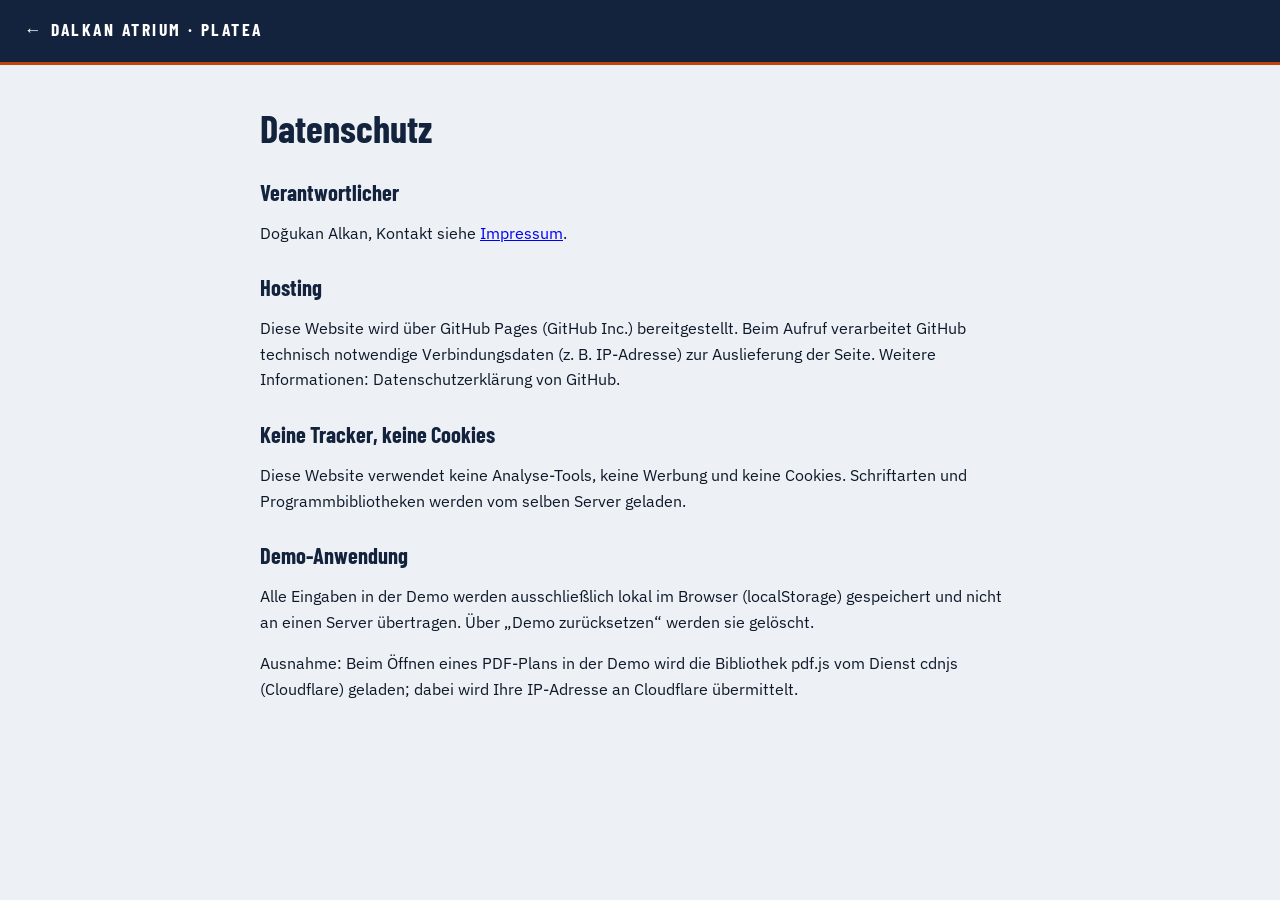
<file: datenschutz.html>
<!doctype html><html lang="de"><head><meta charset="utf-8"><meta name="viewport" content="width=device-width,initial-scale=1"><title>Datenschutz – Dalkan Atrium · Platea</title><meta name="robots" content="noindex"><link rel="icon" href="img/platea_icon.svg">
<style>@font-face{font-family:"Barlow Condensed";font-weight:700;src:url(fonts/barlowcond-700.woff) format("woff")}@font-face{font-family:"IBM Plex Sans";font-weight:100 700;src:url(fonts/plexsans-var.woff) format("woff")}
body{margin:0;background:#EDF0F4;color:#0D1828;font:16px/1.6 "IBM Plex Sans",Arial,sans-serif}header{background:#13233D;color:#fff;border-bottom:3px solid #C2410C;padding:18px 24px}header a{color:#fff;text-decoration:none;font:700 1.1rem "Barlow Condensed",Arial;letter-spacing:.14em}
main{max-width:760px;margin:0 auto;padding:40px 24px}h1{font:700 2.4rem "Barlow Condensed",Arial;color:#13233D;margin:0 0 20px}h2{font:700 1.4rem "Barlow Condensed",Arial;color:#13233D;margin:28px 0 6px}.todo{background:#FDE8DC;padding:2px 6px;border-radius:4px}</style></head>
<body><header><a href="index.html">← DALKAN ATRIUM · PLATEA</a></header><main><h1>Datenschutz</h1><h2>Verantwortlicher</h2><p>Doğukan Alkan, Kontakt siehe <a href="impressum.html">Impressum</a>.</p>
<h2>Hosting</h2><p>Diese Website wird über GitHub Pages (GitHub Inc.) bereitgestellt. Beim Aufruf verarbeitet GitHub technisch notwendige Verbindungsdaten (z. B. IP-Adresse) zur Auslieferung der Seite. Weitere Informationen: Datenschutzerklärung von GitHub.</p>
<h2>Keine Tracker, keine Cookies</h2><p>Diese Website verwendet keine Analyse-Tools, keine Werbung und keine Cookies. Schriftarten und Programmbibliotheken werden vom selben Server geladen.</p>
<h2>Demo-Anwendung</h2><p>Alle Eingaben in der Demo werden ausschließlich lokal im Browser (localStorage) gespeichert und nicht an einen Server übertragen. Über „Demo zurücksetzen“ werden sie gelöscht.</p>
<p>Ausnahme: Beim Öffnen eines PDF-Plans in der Demo wird die Bibliothek pdf.js vom Dienst cdnjs (Cloudflare) geladen; dabei wird Ihre IP-Adresse an Cloudflare übermittelt.</p></main></body></html>
</file>
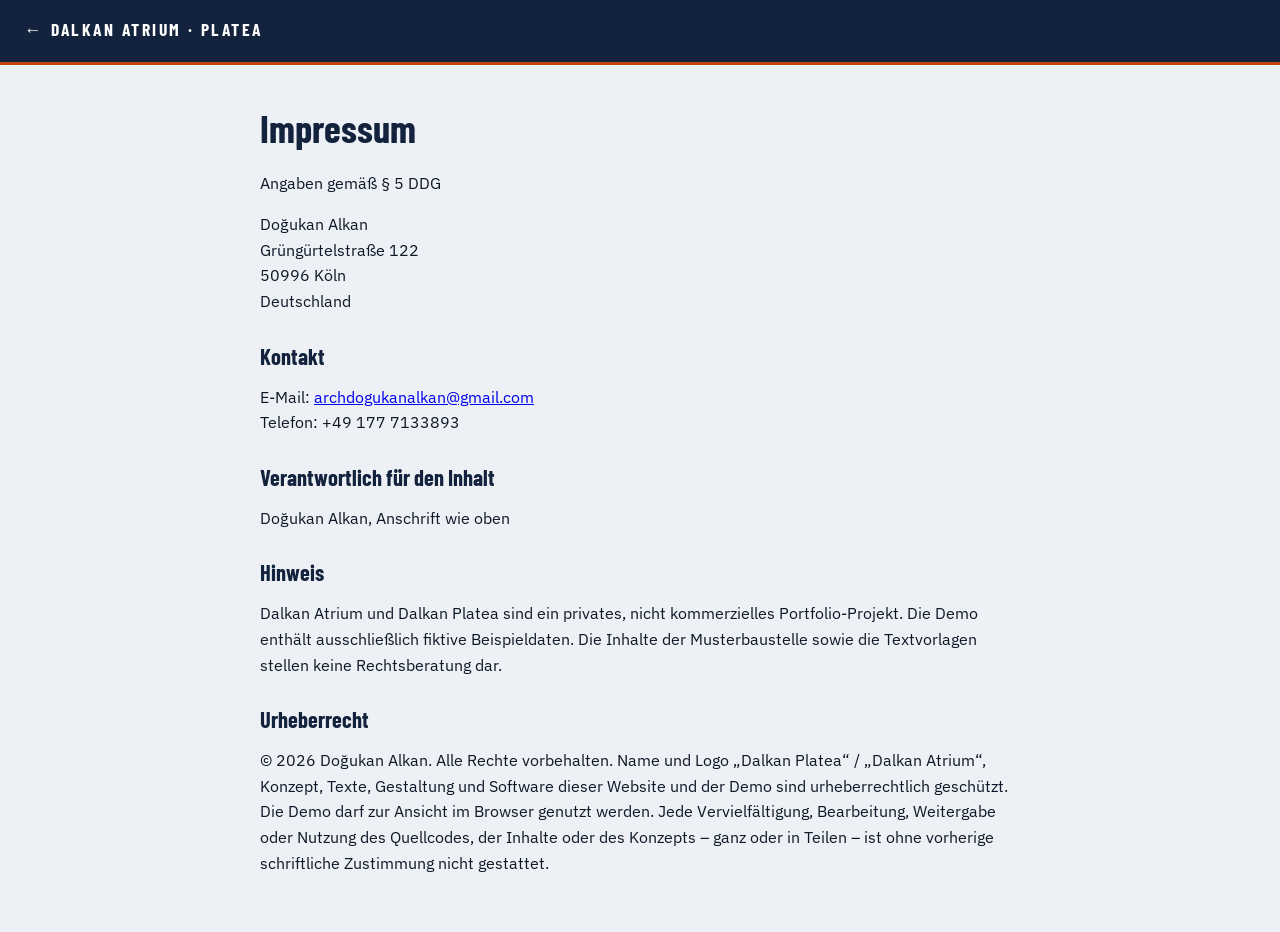
<file: impressum.html>
<!doctype html><html lang="de"><head><meta charset="utf-8"><meta name="viewport" content="width=device-width,initial-scale=1"><title>Impressum – Dalkan Atrium · Platea</title><meta name="robots" content="noindex"><link rel="icon" href="img/platea_icon.svg">
<style>@font-face{font-family:"Barlow Condensed";font-weight:700;src:url(fonts/barlowcond-700.woff) format("woff")}@font-face{font-family:"IBM Plex Sans";font-weight:100 700;src:url(fonts/plexsans-var.woff) format("woff")}
body{margin:0;background:#EDF0F4;color:#0D1828;font:16px/1.6 "IBM Plex Sans",Arial,sans-serif}header{background:#13233D;color:#fff;border-bottom:3px solid #C2410C;padding:18px 24px}header a{color:#fff;text-decoration:none;font:700 1.1rem "Barlow Condensed",Arial;letter-spacing:.14em}
main{max-width:760px;margin:0 auto;padding:40px 24px}h1{font:700 2.4rem "Barlow Condensed",Arial;color:#13233D;margin:0 0 20px}h2{font:700 1.4rem "Barlow Condensed",Arial;color:#13233D;margin:28px 0 6px}.todo{background:#FDE8DC;padding:2px 6px;border-radius:4px}</style></head>
<body><header><a href="index.html">← DALKAN ATRIUM · PLATEA</a></header><main><h1>Impressum</h1><p>Angaben gemäß § 5 DDG</p>
<p>Doğukan Alkan<br>Grüngürtelstraße 122<br>50996 Köln<br>Deutschland</p>
<h2>Kontakt</h2><p>E-Mail: <a href="mailto:archdogukanalkan@gmail.com">archdogukanalkan@gmail.com</a><br>Telefon: +49 177 7133893</p>
<h2>Verantwortlich für den Inhalt</h2><p>Doğukan Alkan, Anschrift wie oben</p><h2>Hinweis</h2><p>Dalkan Atrium und Dalkan Platea sind ein privates, nicht kommerzielles Portfolio-Projekt. Die Demo enthält ausschließlich fiktive Beispieldaten. Die Inhalte der Musterbaustelle sowie die Textvorlagen stellen keine Rechtsberatung dar.</p><h2>Urheberrecht</h2><p>© 2026 Doğukan Alkan. Alle Rechte vorbehalten. Name und Logo „Dalkan Platea“ / „Dalkan Atrium“, Konzept, Texte, Gestaltung und Software dieser Website und der Demo sind urheberrechtlich geschützt. Die Demo darf zur Ansicht im Browser genutzt werden. Jede Vervielfältigung, Bearbeitung, Weitergabe oder Nutzung des Quellcodes, der Inhalte oder des Konzepts – ganz oder in Teilen – ist ohne vorherige schriftliche Zustimmung nicht gestattet.</p></main></body></html>
</file>
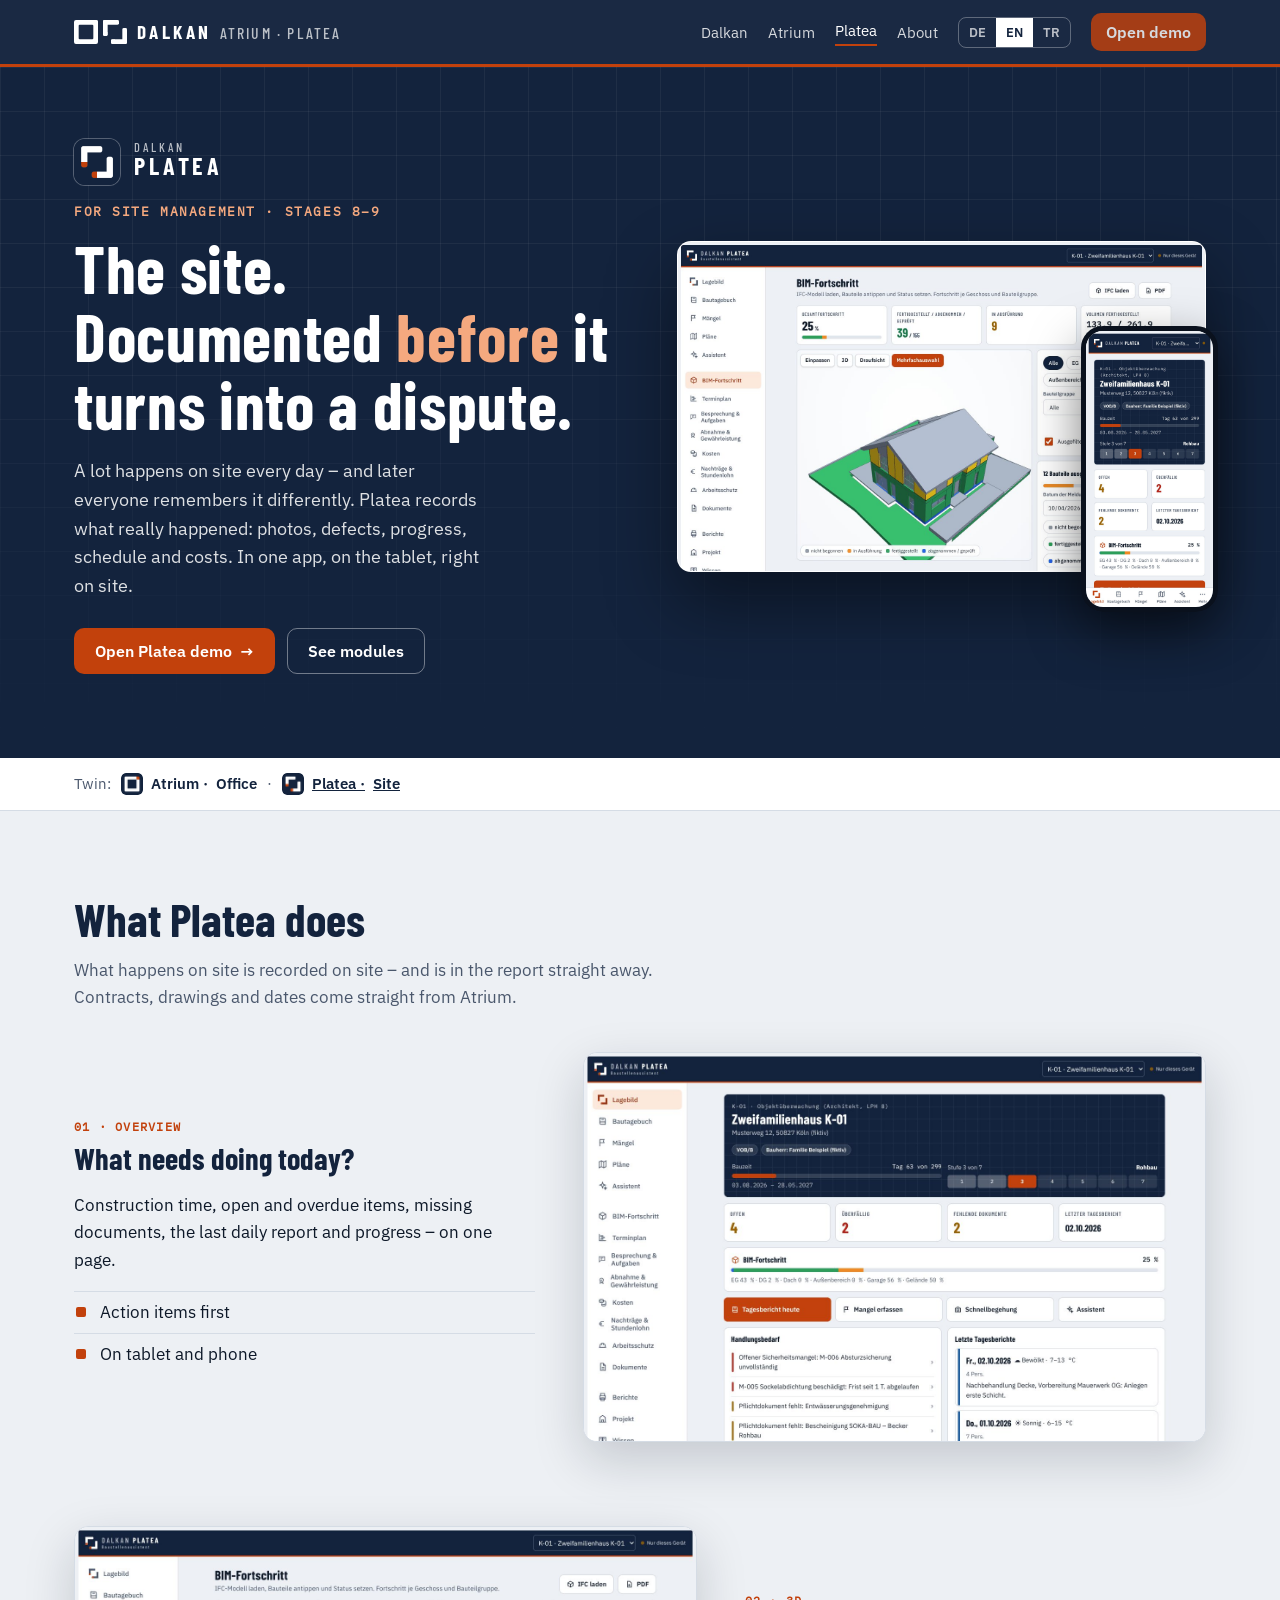
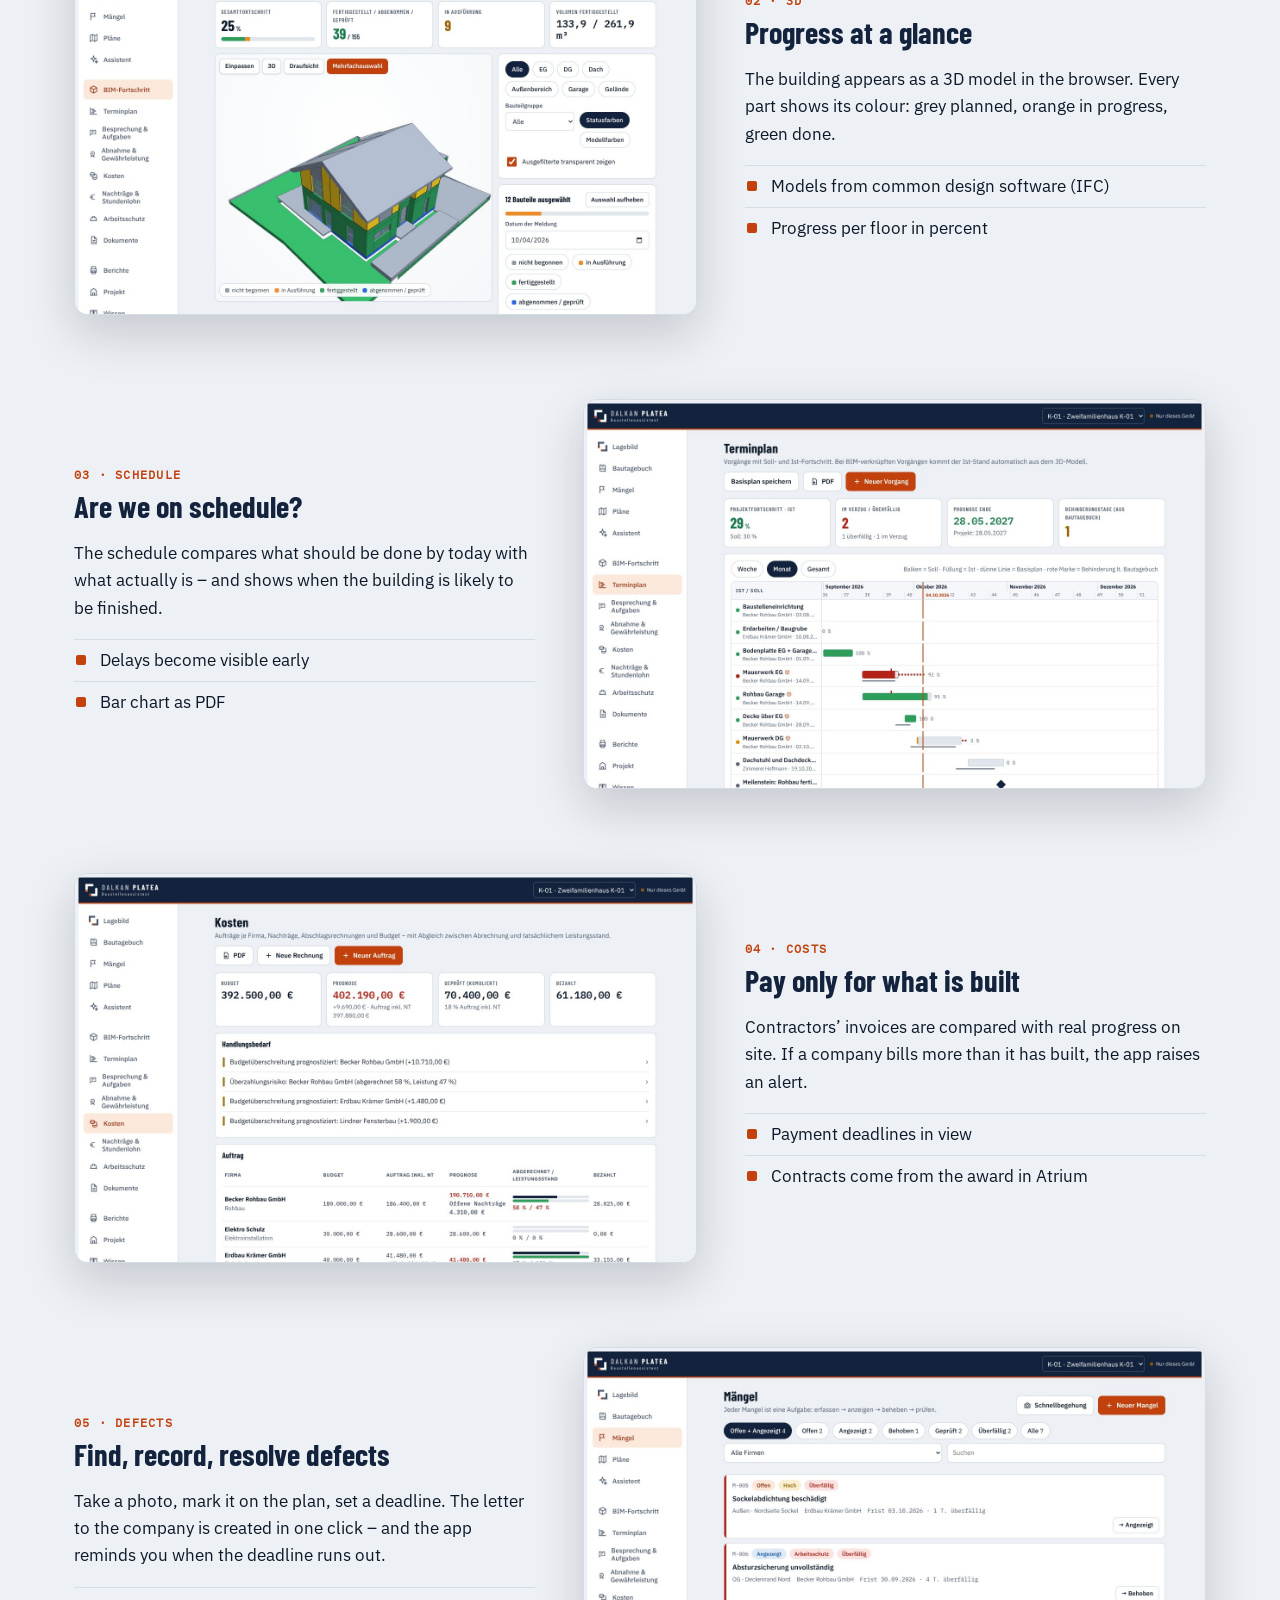
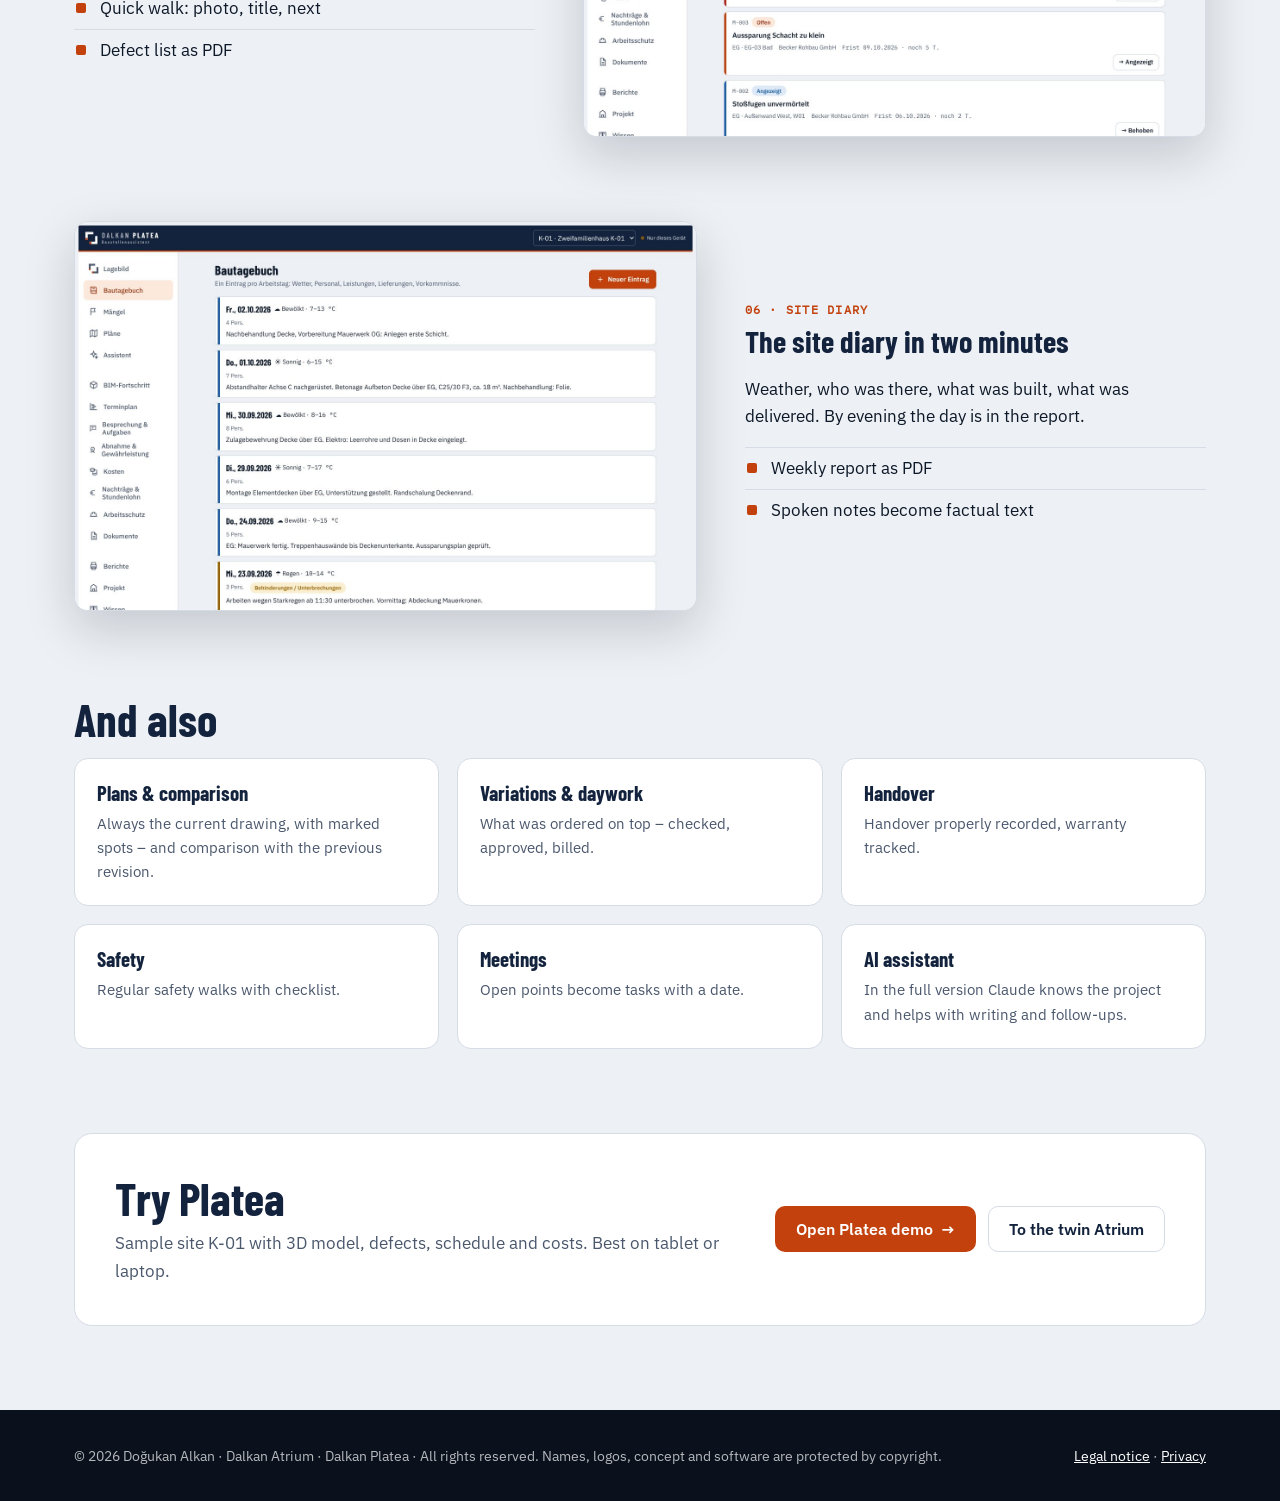
<file: platea.html>
<!doctype html>
<html lang="de">
<head>
<meta charset="utf-8">
<meta name="viewport" content="width=device-width,initial-scale=1">
<title>Dalkan Platea – die Baustelle, dokumentiert bevor es Streit gibt</title>
<meta name="description" content="Dalkan Platea: Baustellen-App für Bauleitung und Objektüberwachung – Lagebild, Bautagebuch, Mängel, Pläne, BIM-Fortschritt, Terminplan, Kosten. Live-Demo.">
<meta name="theme-color" content="#13233D">
<link rel="icon" href="img/platea_icon.svg" type="image/svg+xml">
<link rel="apple-touch-icon" href="img/platea_app_icon_180.png">
<meta property="og:title" content="Dalkan Platea – die Baustelle, dokumentiert bevor es Streit gibt">
<meta property="og:description" content="Dalkan Platea: Baustellen-App für Bauleitung und Objektüberwachung – Lagebild, Bautagebuch, Mängel, Pläne, BIM-Fortschritt, Terminplan, Kosten. Live-Demo.">
<meta property="og:image" content="img/og_dalkan.jpg">
<link rel="stylesheet" href="style.css">
</head>
<body class="lang-de">
<header><div class="wrap">
  <a class="brand" href="index.html"><span class="ic"><img src="img/atrium.svg" alt=""><img src="img/platea.svg" alt=""></span><span class="wm">DALKAN<small>ATRIUM · PLATEA</small></span></a>
  <nav class="top"><a class="nl" href="index.html" ><span data-l="de">Dalkan</span><span data-l="en">Dalkan</span><span data-l="tr">Dalkan</span></a><a class="nl" href="atrium.html" ><span data-l="de">Atrium</span><span data-l="en">Atrium</span><span data-l="tr">Atrium</span></a><a class="nl" href="platea.html" aria-current=page><span data-l="de">Platea</span><span data-l="en">Platea</span><span data-l="tr">Platea</span></a><a class="nl" href="index.html#ueber"><span data-l="de">Über mich</span><span data-l="en">About</span><span data-l="tr">Hakkımda</span></a>
    <div class="lang" role="group" aria-label="Sprache"><button data-set="de" aria-pressed="true">DE</button><button data-set="en" aria-pressed="false">EN</button><button data-set="tr" aria-pressed="false">TR</button></div>
    <a class="btn primary" href="index.html#demo" style="padding:8px 14px;white-space:nowrap"><span data-l="de">Demo öffnen</span><span data-l="en">Open demo</span><span data-l="tr">Demoyu aç</span></a>
  </nav>
</div></header>

<section class="hero"><div class="wrap">
  <div>
    <div class="mark"><img src="img/platea_app_icon_512.png" alt=""><div><small>DALKAN</small><b>PLATEA</b></div></div>
    <div class="kicker" style="margin-top:18px"><span data-l="de">Für Bauleitung und Objektüberwachung · LPH 8–9</span><span data-l="en">For site management · stages 8–9</span><span data-l="tr">Şantiye şefliği ve yapı denetimi için · LPH 8–9</span></div>
    <h1><span data-l="de">Die Baustelle.<br>Dokumentiert, <em>bevor</em> es Streit gibt.</span><span data-l="en">The site.<br>Documented <em>before</em> it turns into a dispute.</span><span data-l="tr">Şantiye.<br>Anlaşmazlık <em>çıkmadan</em> belgelenmiş.</span></h1>
    <p class="lead"><span data-l="de">Auf einer Baustelle passiert jeden Tag viel – und später erinnert sich jeder anders. Platea hält fest, was wirklich war: Fotos, Mängel, Fortschritt, Termine und Kosten. In einer App, auf dem Tablet, direkt vor Ort.</span><span data-l="en">A lot happens on site every day – and later everyone remembers it differently. Platea records what really happened: photos, defects, progress, schedule and costs. In one app, on the tablet, right on site.</span><span data-l="tr">Şantiyede her gün çok şey olur – sonra herkes farklı hatırlar. Platea gerçekte ne olduğunu kaydeder: fotoğraflar, kusurlar, ilerleme, süreler ve maliyetler. Tek uygulamada, tablette, doğrudan yerinde.</span></p>
    <div class="cta"><a class="btn primary" href="app/?face=platea"><span data-l="de">Platea-Demo öffnen</span><span data-l="en">Open Platea demo</span><span data-l="tr">Platea demosunu aç</span> →</a><a class="btn ghost" href="#module"><span data-l="de">Module ansehen</span><span data-l="en">See modules</span><span data-l="tr">Modüllere bak</span></a></div>
  </div>
  <div class="shots"><div class="frame"><img src="img/bim.jpg" alt="" width="1440" height="900"></div><div class="phone"><img src="img/lage_m.jpg" alt=""></div></div>
</div></section>
<div class="twinnav"><div class="wrap"><span><span data-l="de">Zwilling:</span><span data-l="en">Twin:</span><span data-l="tr">İkiz:</span></span><a href="atrium.html" ><img src="img/atrium_app_icon_180.png" alt="">Atrium · <span data-l="de">Büro</span><span data-l="en">Office</span><span data-l="tr">Ofis</span></a><span>·</span><a href="platea.html" style="text-decoration:underline"><img src="img/platea_app_icon_180.png" alt="">Platea · <span data-l="de">Baustelle</span><span data-l="en">Site</span><span data-l="tr">Şantiye</span></a></div></div>
<section class="s" id="module"><div class="wrap">
  <h2><span data-l="de">Was Platea kann</span><span data-l="en">What Platea does</span><span data-l="tr">Platea neler yapar</span></h2>
  <p class="sub"><span data-l="de">Was auf der Baustelle passiert, wird dort erfasst – und steht sofort im Bericht. Aufträge, Pläne und Termine kommen direkt aus Atrium.</span><span data-l="en">What happens on site is recorded on site – and is in the report straight away. Contracts, drawings and dates come straight from Atrium.</span><span data-l="tr">Şantiyede olan şantiyede kaydedilir – ve hemen rapordadır. Sözleşmeler, planlar ve tarihler doğrudan Atrium'dan gelir.</span></p>
  <div class="feat"><div class="txt"><div class="tag">01 · <span data-l="de">Lagebild</span><span data-l="en">Overview</span><span data-l="tr">Durum özeti</span></div><h3><span data-l="de">Was ist heute zu tun?</span><span data-l="en">What needs doing today?</span><span data-l="tr">Bugün ne yapılmalı?</span></h3><p><span data-l="de">Bauzeit, offene und überfällige Punkte, fehlende Unterlagen, letzter Tagesbericht und Fortschritt – auf einer Seite.</span><span data-l="en">Construction time, open and overdue items, missing documents, the last daily report and progress – on one page.</span><span data-l="tr">İnşaat süresi, açık ve gecikmiş işler, eksik belgeler, son günlük rapor ve ilerleme – tek sayfada.</span></p><ul><li><span data-l="de">Handlungsbedarf zuerst</span><span data-l="en">Action items first</span><span data-l="tr">Önce yapılacaklar</span></li><li><span data-l="de">Auf Tablet und Smartphone</span><span data-l="en">On tablet and phone</span><span data-l="tr">Tablet ve telefonda</span></li></ul></div>
    <div class="frame"><img src="img/lage.jpg" alt="" loading="lazy" width="1440" height="900"></div></div>
  <div class="feat"><div class="txt"><div class="tag">02 · 3D</div><h3><span data-l="de">Der Baufortschritt auf einen Blick</span><span data-l="en">Progress at a glance</span><span data-l="tr">İlerleme tek bakışta</span></h3><p><span data-l="de">Das Gebäude erscheint als 3D-Modell im Browser. Jedes Bauteil zeigt seine Farbe: grau geplant, orange in Arbeit, grün fertig.</span><span data-l="en">The building appears as a 3D model in the browser. Every part shows its colour: grey planned, orange in progress, green done.</span><span data-l="tr">Bina tarayıcıda 3D model olarak görünür. Her eleman rengini gösterir: gri planlandı, turuncu yapılıyor, yeşil bitti.</span></p><ul><li><span data-l="de">Modelle aus gängigen Planungsprogrammen (IFC)</span><span data-l="en">Models from common design software (IFC)</span><span data-l="tr">Yaygın tasarım programlarından modeller (IFC)</span></li><li><span data-l="de">Fortschritt je Geschoss in Prozent</span><span data-l="en">Progress per floor in percent</span><span data-l="tr">Kat başına yüzde ilerleme</span></li></ul></div>
    <div class="frame"><img src="img/bim.jpg" alt="" loading="lazy" width="1440" height="900"></div></div>
  <div class="feat"><div class="txt"><div class="tag">03 · <span data-l="de">Termine</span><span data-l="en">Schedule</span><span data-l="tr">Süreler</span></div><h3><span data-l="de">Liegen wir im Zeitplan?</span><span data-l="en">Are we on schedule?</span><span data-l="tr">Programda mıyız?</span></h3><p><span data-l="de">Der Terminplan vergleicht, was bis heute fertig sein sollte, mit dem, was tatsächlich fertig ist – und zeigt, wann der Bau voraussichtlich endet.</span><span data-l="en">The schedule compares what should be done by today with what actually is – and shows when the building is likely to be finished.</span><span data-l="tr">İş programı bugüne kadar bitmiş olması gerekenle gerçekten bitmiş olanı karşılaştırır – ve binanın tahminen ne zaman biteceğini gösterir.</span></p><ul><li><span data-l="de">Verzug wird früh sichtbar</span><span data-l="en">Delays become visible early</span><span data-l="tr">Gecikme erken görünür</span></li><li><span data-l="de">Balkenplan als PDF</span><span data-l="en">Bar chart as PDF</span><span data-l="tr">Çubuk diyagram PDF olarak</span></li></ul></div>
    <div class="frame"><img src="img/termine.jpg" alt="" loading="lazy" width="1440" height="900"></div></div>
  <div class="feat"><div class="txt"><div class="tag">04 · <span data-l="de">Kosten</span><span data-l="en">Costs</span><span data-l="tr">Maliyet</span></div><h3><span data-l="de">Nur bezahlen, was gebaut ist</span><span data-l="en">Pay only for what is built</span><span data-l="tr">Sadece yapılanı öde</span></h3><p><span data-l="de">Rechnungen der Firmen werden mit dem echten Baufortschritt verglichen. Verlangt eine Firma mehr, als sie gebaut hat, schlägt die App Alarm.</span><span data-l="en">Contractors’ invoices are compared with real progress on site. If a company bills more than it has built, the app raises an alert.</span><span data-l="tr">Firmaların hakedişleri gerçek ilerlemeyle karşılaştırılır. Bir firma yaptığından fazlasını isterse uygulama uyarır.</span></p><ul><li><span data-l="de">Zahlungsfristen im Blick</span><span data-l="en">Payment deadlines in view</span><span data-l="tr">Ödeme süreleri gözünüzün önünde</span></li><li><span data-l="de">Aufträge kommen aus der Vergabe in Atrium</span><span data-l="en">Contracts come from the award in Atrium</span><span data-l="tr">Sözleşmeler Atrium'daki ihaleden gelir</span></li></ul></div>
    <div class="frame"><img src="img/kosten.jpg" alt="" loading="lazy" width="1440" height="900"></div></div>
  <div class="feat"><div class="txt"><div class="tag">05 · <span data-l="de">Mängel</span><span data-l="en">Defects</span><span data-l="tr">Kusurlar</span></div><h3><span data-l="de">Mängel finden, festhalten, erledigen</span><span data-l="en">Find, record, resolve defects</span><span data-l="tr">Kusurları bul, kaydet, kapat</span></h3><p><span data-l="de">Foto machen, auf dem Plan markieren, Frist setzen. Das passende Schreiben an die Firma entsteht mit einem Klick – und die App erinnert, wenn die Frist abläuft.</span><span data-l="en">Take a photo, mark it on the plan, set a deadline. The letter to the company is created in one click – and the app reminds you when the deadline runs out.</span><span data-l="tr">Fotoğraf çek, planda işaretle, süre ver. Firmaya gidecek yazı tek tıkla hazırlanır – süre dolunca uygulama hatırlatır.</span></p><ul><li><span data-l="de">Schneller Rundgang: Foto, Titel, weiter</span><span data-l="en">Quick walk: photo, title, next</span><span data-l="tr">Hızlı tur: fotoğraf, başlık, devam</span></li><li><span data-l="de">Mängelliste als PDF</span><span data-l="en">Defect list as PDF</span><span data-l="tr">Kusur listesi PDF olarak</span></li></ul></div>
    <div class="frame"><img src="img/defects.jpg" alt="" loading="lazy" width="1440" height="900"></div></div>
  <div class="feat"><div class="txt"><div class="tag">06 · <span data-l="de">Bautagebuch</span><span data-l="en">Site diary</span><span data-l="tr">Şantiye günlüğü</span></div><h3><span data-l="de">Das Bautagebuch in zwei Minuten</span><span data-l="en">The site diary in two minutes</span><span data-l="tr">İki dakikada şantiye günlüğü</span></h3><p><span data-l="de">Wetter, wer war da, was wurde gebaut, was wurde geliefert. Abends steht der Tag fertig im Bericht.</span><span data-l="en">Weather, who was there, what was built, what was delivered. By evening the day is in the report.</span><span data-l="tr">Hava, kim vardı, ne yapıldı, ne teslim edildi. Akşam gün raporda hazırdır.</span></p><ul><li><span data-l="de">Wochenbericht als PDF</span><span data-l="en">Weekly report as PDF</span><span data-l="tr">Haftalık rapor PDF olarak</span></li><li><span data-l="de">Gesprochenes wird zu sachlichem Text</span><span data-l="en">Spoken notes become factual text</span><span data-l="tr">Konuşulan söz teknik metne dönüşür</span></li></ul></div>
    <div class="frame"><img src="img/diary.jpg" alt="" loading="lazy" width="1440" height="900"></div></div>
</div></section>
<section class="s" style="padding-top:0"><div class="wrap">
  <h2><span data-l="de">Und außerdem</span><span data-l="en">And also</span><span data-l="tr">Ayrıca</span></h2>
  <div class="grid"><div class="card"><h4><span data-l="de">Pläne & Planvergleich</span><span data-l="en">Plans & comparison</span><span data-l="tr">Planlar & karşılaştırma</span></h4><p><span data-l="de">Immer der aktuelle Plan, mit markierten Stellen – und Vergleich mit dem Vorindex.</span><span data-l="en">Always the current drawing, with marked spots – and comparison with the previous revision.</span><span data-l="tr">Her zaman güncel plan, işaretli yerlerle – ve önceki revizyonla karşılaştırma.</span></p></div><div class="card"><h4><span data-l="de">Nachträge & Stundenlohn</span><span data-l="en">Variations & daywork</span><span data-l="tr">Ek işler & saatlik işler</span></h4><p><span data-l="de">Was zusätzlich beauftragt wurde – geprüft, genehmigt, abgerechnet.</span><span data-l="en">What was ordered on top – checked, approved, billed.</span><span data-l="tr">Sonradan sipariş edilen işler – kontrol edildi, onaylandı, hesaplandı.</span></p></div><div class="card"><h4><span data-l="de">Abnahme</span><span data-l="en">Handover</span><span data-l="tr">Teslim</span></h4><p><span data-l="de">Übergabe sauber protokolliert, Gewährleistung im Blick.</span><span data-l="en">Handover properly recorded, warranty tracked.</span><span data-l="tr">Teslim düzgünce tutanağa geçer, ayıp süresi takip edilir.</span></p></div><div class="card"><h4><span data-l="de">Arbeitsschutz</span><span data-l="en">Safety</span><span data-l="tr">İş güvenliği</span></h4><p><span data-l="de">Regelmäßige Sicherheitsrundgänge mit Checkliste.</span><span data-l="en">Regular safety walks with checklist.</span><span data-l="tr">Kontrol listesiyle düzenli güvenlik turları.</span></p></div><div class="card"><h4><span data-l="de">Besprechungen</span><span data-l="en">Meetings</span><span data-l="tr">Toplantılar</span></h4><p><span data-l="de">Aus offenen Punkten werden Aufgaben mit Termin.</span><span data-l="en">Open points become tasks with a date.</span><span data-l="tr">Açık maddeler tarihli görevlere dönüşür.</span></p></div><div class="card"><h4><span data-l="de">KI-Assistent</span><span data-l="en">AI assistant</span><span data-l="tr">Yapay zekâ asistanı</span></h4><p><span data-l="de">In der Vollversion kennt Claude das Projekt und hilft beim Formulieren und Nachfassen.</span><span data-l="en">In the full version Claude knows the project and helps with writing and follow-ups.</span><span data-l="tr">Tam sürümde Claude projeyi tanır; yazışmada ve takipte yardım eder.</span></p></div></div>
</div></section>
<section class="s" style="padding-top:0"><div class="wrap"><div class="demo-box">
  <div><h2><span data-l="de">Platea ausprobieren</span><span data-l="en">Try Platea</span><span data-l="tr">Platea'yı deneyin</span></h2><p class="sub" style="margin:8px 0 0"><span data-l="de">Musterbaustelle K-01 mit 3D-Modell, Mängeln, Terminplan und Kosten. Am besten auf Tablet oder Laptop.</span><span data-l="en">Sample site K-01 with 3D model, defects, schedule and costs. Best on tablet or laptop.</span><span data-l="tr">3D model, kusurlar, iş programı ve maliyetle K-01 örnek şantiyesi. En iyisi tablet ya da dizüstünde.</span></p></div>
  <div class="cta"><a class="btn primary" href="app/?face=platea"><span data-l="de">Platea-Demo öffnen</span><span data-l="en">Open Platea demo</span><span data-l="tr">Platea demosunu aç</span> →</a><a class="btn line" href="atrium.html"><span data-l="de">Zum Zwilling Atrium</span><span data-l="en">To the twin Atrium</span><span data-l="tr">İkiz Atrium'a git</span></a></div>
</div></div></section>

<footer><div class="wrap"><span>© 2026 Doğukan Alkan · Dalkan Atrium · Dalkan Platea · <span data-l="de">Alle Rechte vorbehalten. Namen, Logos, Konzept und Software sind urheberrechtlich geschützt.</span><span data-l="en">All rights reserved. Names, logos, concept and software are protected by copyright.</span><span data-l="tr">Tüm hakları saklıdır. Adlar, logolar, konsept ve yazılım telif hakkıyla korunmaktadır.</span></span><span><a href="impressum.html"><span data-l="de">Impressum</span><span data-l="en">Legal notice</span><span data-l="tr">Künye (Impressum)</span></a> · <a href="datenschutz.html"><span data-l="de">Datenschutz</span><span data-l="en">Privacy</span><span data-l="tr">Gizlilik</span></a></span></div></footer>
<script>
(function(){var b=document.body,set=function(l){b.className='lang-'+l;document.documentElement.lang=l;document.querySelectorAll('.lang button').forEach(function(x){x.setAttribute('aria-pressed',x.dataset.set===l)});try{localStorage.setItem('dp.lang',l)}catch(e){}};
var l=null;try{l=localStorage.getItem('dp.lang')}catch(e){}if(!l){var n=(navigator.language||'').slice(0,2);l=n==='en'||n==='tr'?n:'de'}set(['de','en','tr'].indexOf(l)>=0?l:'de');
document.querySelectorAll('.lang button').forEach(function(x){x.addEventListener('click',function(){set(x.dataset.set)})})})();
</script>
</body>
</html>
</file>
<file: style.css>
@font-face{font-family:"Barlow Condensed";font-weight:500;font-display:swap;src:url(fonts/barlowcond-500.woff) format("woff")}
@font-face{font-family:"Barlow Condensed";font-weight:600;font-display:swap;src:url(fonts/barlowcond-600.woff) format("woff")}
@font-face{font-family:"Barlow Condensed";font-weight:700;font-display:swap;src:url(fonts/barlowcond-700.woff) format("woff")}
@font-face{font-family:"IBM Plex Sans";font-weight:100 700;font-display:swap;src:url(fonts/plexsans-var.woff) format("woff")}
@font-face{font-family:"IBM Plex Mono";font-weight:400;font-display:swap;src:url(fonts/plexmono-400.woff) format("woff")}
:root{--navy:#13233D;--navy2:#0A111D;--ink:#0D1828;--muted:#4A576C;--line:#D5DCE5;--bg:#EDF0F4;--surface:#fff;--accent:#C2410C;--accent2:#9A3412;--soft:#FDE8DC;--warm:#F5A97F;
  --fd:"Barlow Condensed","Arial Narrow",Arial,sans-serif;--fb:"IBM Plex Sans","Segoe UI",Roboto,Helvetica,Arial,sans-serif;--fm:"IBM Plex Mono",ui-monospace,Menlo,Consolas,monospace}
*{box-sizing:border-box}html{scroll-behavior:smooth}
body{margin:0;background:var(--bg);color:var(--ink);font:400 17px/1.6 var(--fb);-webkit-font-smoothing:antialiased}
a{color:inherit}img{max-width:100%;height:auto;display:block}
.wrap{max-width:1180px;margin:0 auto;padding:0 24px}
body:not(.lang-de) [data-l=de],body:not(.lang-en) [data-l=en],body:not(.lang-tr) [data-l=tr]{display:none!important}
header{position:sticky;top:0;z-index:20;background:rgba(19,35,61,.97);color:#fff;border-bottom:3px solid var(--accent)}
header .wrap{display:flex;align-items:center;gap:20px;height:64px}
.brand{display:flex;align-items:center;gap:10px;text-decoration:none}
.brand .ic{display:flex;gap:5px}.brand .ic img{width:24px;height:24px;filter:brightness(0) invert(1)}
.brand .wm{font:700 1.2rem/1 var(--fd);letter-spacing:.18em}.brand .wm small{font-weight:500;opacity:.7;letter-spacing:.14em;margin-left:.5em;font-size:.82em}
nav.top{margin-left:auto;display:flex;gap:20px;align-items:center;font-size:.95rem}
nav.top a{text-decoration:none;opacity:.82}nav.top a:hover,nav.top a[aria-current]{opacity:1}nav.top a[aria-current]{border-bottom:2px solid var(--accent);padding-bottom:2px}
.lang{display:flex;border:1px solid rgba(255,255,255,.3);border-radius:8px;overflow:hidden}
.lang button{background:none;border:0;color:#fff;font:600 .8rem var(--fb);padding:6px 10px;cursor:pointer;opacity:.7}
.lang button[aria-pressed=true]{background:#fff;color:var(--navy);opacity:1}
.btn{display:inline-flex;align-items:center;gap:8px;border-radius:10px;padding:12px 20px;font:600 1rem var(--fb);text-decoration:none;border:1px solid transparent;cursor:pointer}
.btn img{width:20px;height:20px}
.btn.primary{background:var(--accent);color:#fff}.btn.primary:hover{background:var(--accent2)}
.btn.ghost{border-color:rgba(255,255,255,.4);color:#fff}.btn.ghost:hover{background:rgba(255,255,255,.08)}
.btn.line{border-color:var(--line);background:#fff;color:var(--navy)}.btn.line:hover{border-color:var(--navy)}
.btn.navy{background:var(--navy);color:#fff}
@media(max-width:900px){nav.top a.nl{display:none}}
@media(max-width:560px){.brand .wm small{display:none}nav.top{gap:10px}header .btn{padding:7px 11px!important;font-size:.85rem}.lang button{padding:5px 8px}}
.hero{background:var(--navy);color:#fff;position:relative;overflow:hidden}
.hero::before{content:"";position:absolute;inset:0;background-image:linear-gradient(rgba(255,255,255,.05) 1px,transparent 1px),linear-gradient(90deg,rgba(255,255,255,.05) 1px,transparent 1px);background-size:44px 44px;mask-image:linear-gradient(180deg,#000 30%,transparent)}
.hero .wrap{position:relative;display:grid;grid-template-columns:1.05fr 1fr;gap:48px;align-items:center;padding-top:72px;padding-bottom:84px}
.kicker{font:600 .82rem var(--fm);letter-spacing:.12em;text-transform:uppercase;color:var(--warm)}
.hero h1{font:700 clamp(2.5rem,5.2vw,4.3rem)/1.02 var(--fd);letter-spacing:.01em;margin:14px 0 18px}
.hero h1 em{font-style:normal;color:var(--warm)}
.hero p.lead{font-size:1.13rem;opacity:.86;max-width:38ch;margin:0 0 28px}
.cta{display:flex;gap:12px;flex-wrap:wrap}
.hero .shots{position:relative}
.frame{border-radius:14px;overflow:hidden;box-shadow:0 30px 70px rgba(0,0,0,.45);border:1px solid rgba(255,255,255,.12);background:#fff}
.hero .front{position:absolute;right:-14px;bottom:-46px;width:58%;border-radius:12px;border:4px solid #0A111D;box-shadow:0 20px 50px rgba(0,0,0,.5);overflow:hidden}
.hero .phone{position:absolute;right:-12px;bottom:-40px;width:26%;border-radius:22px;border:5px solid #0A111D;box-shadow:0 20px 50px rgba(0,0,0,.5);overflow:hidden}
.hero .mark{display:flex;align-items:center;gap:14px;margin-bottom:6px}.hero .mark img{width:46px;height:46px;border-radius:11px;box-shadow:0 0 0 1px rgba(255,255,255,.28)}
.hero .mark b{font:700 1.5rem/1 var(--fd);letter-spacing:.16em}.hero .mark small{display:block;font:500 .78rem var(--fd);letter-spacing:.24em;opacity:.7}
.note{font-size:.85rem;opacity:.65;margin-top:16px}
@media(max-width:900px){.hero .wrap{grid-template-columns:1fr;padding-top:48px}.hero .phone{width:34%;right:8px}.hero .front{width:62%;right:8px}}
.facts{background:#fff;border-bottom:1px solid var(--line)}
.facts .wrap{display:grid;grid-template-columns:repeat(5,1fr);gap:0}
.fact{padding:22px 18px;border-left:1px solid var(--line)}.fact:first-child{border-left:0}
.fact b{display:block;font:700 1.25rem/1.1 var(--fd);letter-spacing:.03em;color:var(--navy)}.fact span{font-size:.88rem;color:var(--muted)}
@media(max-width:900px){.facts .wrap{grid-template-columns:1fr 1fr}.fact{border-left:0;border-top:1px solid var(--line)}}
section.s{padding:84px 0}
h2{font:700 clamp(2rem,3.6vw,2.9rem)/1.05 var(--fd);margin:0 0 14px;color:var(--navy)}
.sub{color:var(--muted);max-width:62ch;margin:0 0 40px}
.feat{display:grid;grid-template-columns:1fr 1.35fr;gap:48px;align-items:center;margin:0 0 84px}
.feat:nth-child(even){grid-template-columns:1.35fr 1fr}.feat:nth-child(even) .txt{order:2}
.feat:last-child{margin-bottom:0}
.feat h3{font:700 1.9rem/1.1 var(--fd);color:var(--navy);margin:8px 0 12px}
.feat .tag{font:600 .78rem var(--fm);letter-spacing:.1em;color:var(--accent);text-transform:uppercase}
.feat ul{padding:0;margin:16px 0 0;list-style:none}.feat li{padding:7px 0 7px 26px;position:relative;border-top:1px solid var(--line)}
.feat li::before{content:"";position:absolute;left:2px;top:15px;width:10px;height:10px;background:var(--accent);border-radius:2px}
.feat .frame{box-shadow:0 18px 50px rgba(13,24,40,.18);border-color:var(--line)}
@media(max-width:900px){.feat,.feat:nth-child(even){grid-template-columns:1fr;gap:22px}.feat:nth-child(even) .txt{order:0}}
.grid{display:grid;grid-template-columns:repeat(3,1fr);gap:18px}
.card{background:#fff;border:1px solid var(--line);border-radius:14px;padding:22px}
.card h4{font:700 1.3rem/1.15 var(--fd);margin:0 0 6px;color:var(--navy)}.card p{margin:0;color:var(--muted);font-size:.95rem}
@media(max-width:900px){.grid{grid-template-columns:1fr}}
.dark{background:var(--navy);color:#fff}.dark h2{color:#fff}.dark .sub{color:rgba(255,255,255,.75)}
/* Zwillinge */
.twins{display:grid;grid-template-columns:1fr 1fr;gap:24px}
.twin{background:#fff;border:1px solid var(--line);border-radius:18px;overflow:hidden;display:flex;flex-direction:column}
.twin .top{padding:26px 26px 18px;display:flex;gap:16px;align-items:flex-start}
.twin .top img{width:58px;height:58px;border-radius:13px;flex:none}
.twin h3{font:700 2rem/1 var(--fd);letter-spacing:.08em;margin:0;color:var(--navy)}.twin h3 small{display:block;font:500 .8rem var(--fd);letter-spacing:.26em;color:var(--muted);margin-bottom:4px}
.twin .role{font:600 .78rem var(--fm);color:var(--accent);letter-spacing:.06em;margin-top:6px}
.twin p{margin:0 26px 12px;color:var(--muted)}
.twin ul{list-style:none;margin:0 26px 18px;padding:0;columns:2;column-gap:18px;font-size:.92rem}
.twin li{break-inside:avoid;padding:5px 0 5px 16px;position:relative;border-top:1px solid var(--line)}.twin li::before{content:"";position:absolute;left:0;top:13px;width:7px;height:7px;background:var(--accent);border-radius:1.5px}
.twin .shot{margin:auto 26px 0;border-radius:12px 12px 0 0;overflow:hidden;border:1px solid var(--line);border-bottom:0;box-shadow:0 -8px 30px rgba(13,24,40,.08)}
.twin .act{display:flex;gap:10px;flex-wrap:wrap;padding:18px 26px;border-top:1px solid var(--line);background:#F7F8FA}
@media(max-width:900px){.twins{grid-template-columns:1fr}.twin ul{columns:1}}
/* Ablauf LPH */
.flow{background:#fff;border:1px solid var(--line);border-radius:18px;padding:28px}
.lph{display:grid;grid-template-columns:repeat(9,1fr);gap:6px;margin:6px 0 10px}
.lph div{border-radius:8px;padding:10px 8px;font:600 .78rem/1.25 var(--fb);color:#fff;min-height:74px}
.lph div b{display:block;font:700 1.15rem var(--fd)}
.lph .a{background:var(--navy)}.lph .p{background:var(--accent)}
.lph-legend{display:flex;gap:18px;flex-wrap:wrap;font-size:.9rem;color:var(--muted);margin-bottom:18px}.lph-legend span{display:flex;align-items:center;gap:8px}.lph-legend i{width:14px;height:14px;border-radius:3px;display:inline-block}
.chain{display:flex;flex-wrap:wrap;align-items:center;gap:8px;font-size:.92rem}.chain span{background:var(--bg);border:1px solid var(--line);border-radius:999px;padding:6px 12px}.chain em{font-style:normal;color:var(--accent);font-weight:700}
@media(max-width:820px){.lph{grid-template-columns:repeat(3,1fr)}}
.proof{display:grid;grid-template-columns:repeat(4,1fr);gap:0;background:var(--navy);color:#fff;border-radius:16px;overflow:hidden}
.proof div{padding:22px;border-left:1px solid rgba(255,255,255,.12)}.proof div:first-child{border-left:0}
.proof b{display:block;font:600 1.6rem var(--fm);color:var(--warm)}.proof b span{font-size:inherit;opacity:1}.proof span{font-size:.9rem;opacity:.85}
@media(max-width:820px){.proof{grid-template-columns:1fr 1fr}}
.about{display:grid;grid-template-columns:1fr 1.6fr;gap:48px;align-items:start}
.about .who{background:#fff;border:1px solid var(--line);border-radius:16px;padding:28px}
.about .who b{font:700 1.8rem/1.05 var(--fd);color:var(--navy);display:block}.about .who span{color:var(--muted)}
.about .who ul{list-style:none;padding:0;margin:18px 0 0;font-size:.95rem}.about .who li{padding:6px 0;border-top:1px solid var(--line)}
@media(max-width:820px){.about{grid-template-columns:1fr}}
.demo-box{background:#fff;border:1px solid var(--line);border-radius:18px;padding:40px;display:flex;gap:30px;align-items:center;justify-content:space-between;flex-wrap:wrap}
.demo-box h2{margin:0}
.twinnav{background:#fff;border-bottom:1px solid var(--line)}.twinnav .wrap{display:flex;gap:10px;align-items:center;padding-top:14px;padding-bottom:14px;flex-wrap:wrap;font-size:.92rem;color:var(--muted)}
.twinnav a{display:inline-flex;align-items:center;gap:8px;text-decoration:none;color:var(--navy);font-weight:600}.twinnav img{width:22px;height:22px;border-radius:5px}
footer{background:var(--navy2);color:rgba(255,255,255,.7);font-size:.9rem;padding:34px 0}
footer .wrap{display:flex;gap:18px;justify-content:space-between;flex-wrap:wrap}footer a{color:#fff}
</file>
